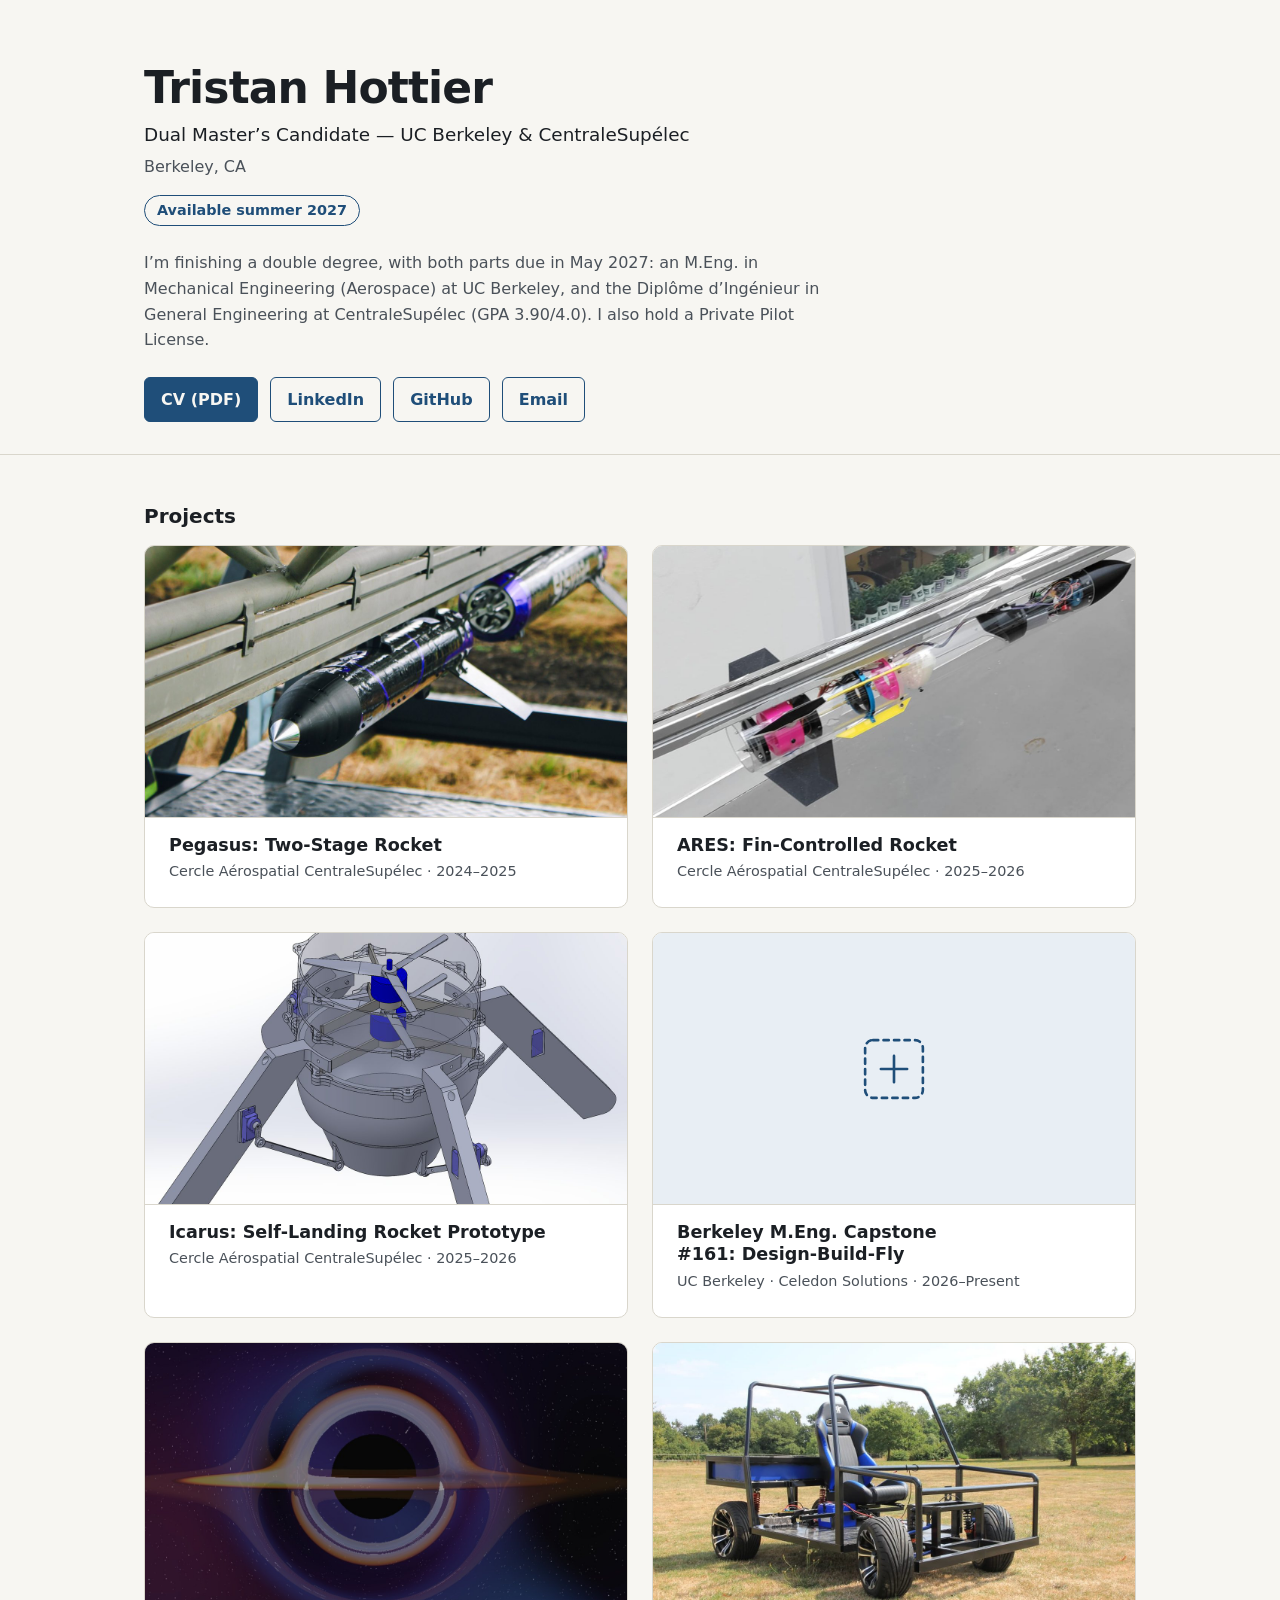
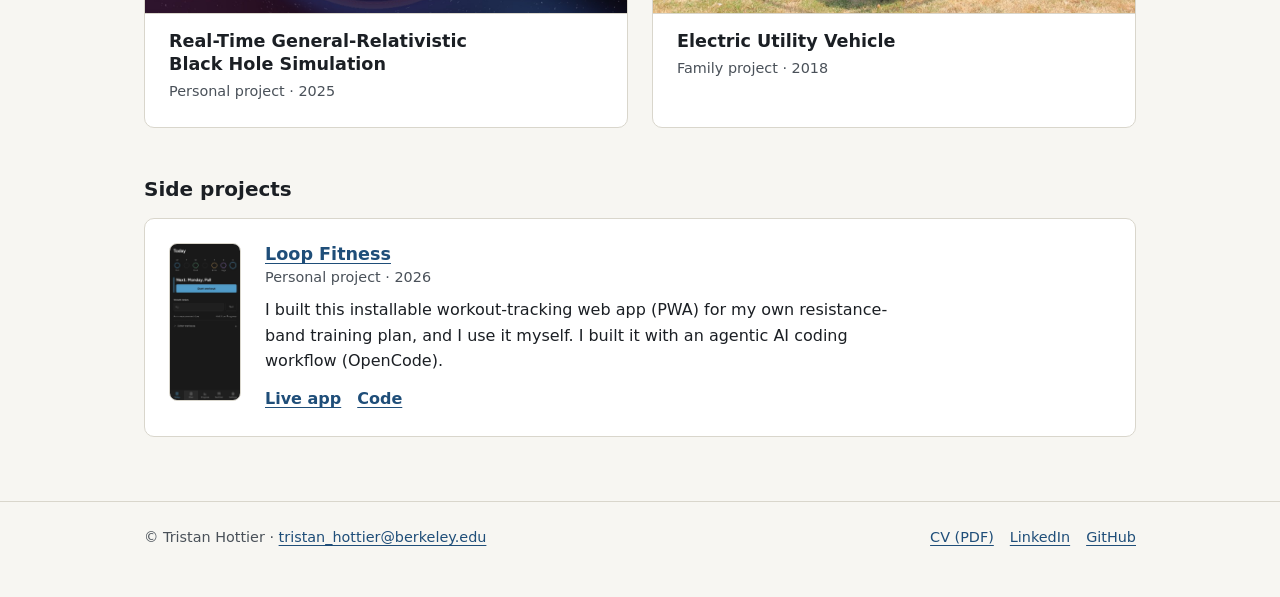
<file: index.html>
<!DOCTYPE html>
<html lang="en">
<head>
<meta charset="utf-8">
<meta name="viewport" content="width=device-width,initial-scale=1">
<title>Tristan Hottier | Aerospace M.Eng., available summer 2027</title>
<meta name="description" content="Tristan Hottier, dual master’s candidate at UC Berkeley and CentraleSupélec, available summer 2027. Projects in rocketry, GNC and UAV design.">
<meta property="og:type" content="website">
<meta property="og:title" content="Tristan Hottier">
<meta property="og:description" content="Tristan Hottier, dual master’s candidate at UC Berkeley and CentraleSupélec, available summer 2027. Projects in rocketry, GNC and UAV design.">
<meta property="og:url" content="https://tristanhottier.github.io/">
<meta property="og:image" content="https://tristanhottier.github.io/assets/two-stage-rocket/cover.jpg">
<meta property="og:image:width" content="1280">
<meta property="og:image:height" content="720">
<meta name="twitter:card" content="summary_large_image">
<link rel="canonical" href="https://tristanhottier.github.io/">
<meta name="color-scheme" content="light dark">
<link rel="icon" href="data:image/svg+xml,%3Csvg xmlns='http://www.w3.org/2000/svg' viewBox='0 0 32 32'%3E%3Crect width='32' height='32' rx='6' fill='%231f4e79'/%3E%3Ctext x='16' y='22' font-family='sans-serif' font-size='16' font-weight='700' text-anchor='middle' fill='white'%3ETH%3C/text%3E%3C/svg%3E">
<link rel="stylesheet" href="style.css">
</head>
<body>
<a class="skip" href="#projects">Skip to projects</a>
<header class="intro">
  <div class="wrap">
    <h1>Tristan Hottier</h1>
    <p class="title">Dual Master’s Candidate — UC Berkeley &amp; CentraleSupélec</p>
    <p class="meta">Berkeley, CA</p>
    <p class="avail">Available summer 2027</p>
    <p class="edu">I’m finishing a double degree, with both parts due in May 2027: an M.Eng. in Mechanical Engineering (Aerospace) at UC Berkeley, and the Diplôme d’Ingénieur in General Engineering at CentraleSupélec (GPA 3.90/4.0). I also hold a Private Pilot License.</p>
    <ul class="links" aria-label="Links">
      <li><a class="btn primary" href="Tristan_Hottier_Resume.pdf">CV (PDF)</a></li>
      <li><a class="btn" href="https://www.linkedin.com/in/tristan-hottier">LinkedIn</a></li>
      <li><a class="btn" href="https://github.com/TristanHottier">GitHub</a></li>
      <li><a class="btn" href="mailto:tristan_hottier@berkeley.edu">Email</a></li>
    </ul>
  </div>
</header>
<main class="wrap" id="projects">
  <h2>Projects</h2>
  <ul class="grid">
    <li class="card">
      <a class="card-link" href="projects/two-stage-rocket.html">
        <div class="media"><img src="assets/two-stage-rocket/cover.jpg" alt="Two black and purple rocket body sections lying along a metal launch rail, seen from below" width="1280" height="720" loading="lazy" decoding="async"></div>
        <div class="body">
          <h3>Pegasus: Two-Stage Rocket</h3>
          <p class="date">Cercle Aérospatial CentraleSupélec · <span class="nw">2024–2025</span></p>
        </div>
      </a>
    </li>
    <li class="card">
      <a class="card-link" href="projects/fin-controlled-rocket.html">
        <div class="media"><img src="assets/fin-controlled-rocket/cover.jpg" alt="The ARES rocket with a clear body tube showing its electronics, on a launch rail" width="1280" height="720" loading="lazy" decoding="async"></div>
        <div class="body">
          <h3>ARES: Fin-Controlled Rocket</h3>
          <p class="date">Cercle Aérospatial CentraleSupélec · <span class="nw">2025–2026</span></p>
        </div>
      </a>
    </li>
    <li class="card">
      <a class="card-link" href="projects/self-landing-rocket.html">
        <div class="media"><img src="assets/self-landing-rocket/cover.jpg" alt="Cutaway CAD view of the base of the rocket prototype" width="1280" height="720" loading="lazy" decoding="async"></div>
        <div class="body">
          <h3>Icarus: Self-Landing Rocket Prototype</h3>
          <p class="date">Cercle Aérospatial CentraleSupélec · <span class="nw">2025–2026</span></p>
        </div>
      </a>
    </li>
    <li class="card">
      <a class="card-link" href="projects/capstone-vtol.html">
        <div class="media"><svg viewBox="0 0 64 64" aria-hidden="true" focusable="false"><rect x="10" y="10" width="44" height="44" rx="6" stroke-dasharray="4 4"/><path d="M32 22v20M22 32h20"/></svg></div>
        <div class="body">
          <h3>Berkeley M.Eng. Capstone #161: Design-Build-Fly</h3>
          <p class="date">UC Berkeley · Celedon Solutions · <span class="nw">2026–Present</span></p>
        </div>
      </a>
    </li>
    <li class="card">
      <a class="card-link" href="projects/black-hole-simulation.html">
        <div class="media"><img src="assets/black-hole-simulation/cover.jpg" alt="Black hole seen nearly edge-on, with the accretion disk lensed into rings above and below the shadow" width="1280" height="720" loading="lazy" decoding="async"></div>
        <div class="body">
          <h3>Real-Time General-Relativistic Black Hole Simulation</h3>
          <p class="date">Personal project · <span class="nw">2025</span></p>
        </div>
      </a>
    </li>
    <li class="card">
      <a class="card-link" href="projects/electric-utility-vehicle.html">
        <div class="media"><img src="assets/electric-utility-vehicle/cover.jpg" alt="Open black steel-tube vehicle frame with a roll cage, bucket seat and flat bed, standing on grass" width="1280" height="720" loading="lazy" decoding="async"></div>
        <div class="body">
          <h3>Electric Utility Vehicle</h3>
          <p class="date">Family project · <span class="nw">2018</span></p>
        </div>
      </a>
    </li>
  </ul>
  <section aria-labelledby="side-h">
    <h2 id="side-h">Side projects</h2>
    <div class="side">
      <img src="assets/loop-fitness/today.jpg" alt="Phone screenshot of the Loop Fitness Today screen" width="600" height="1333" loading="lazy" decoding="async">
      <div>
        <h3><a href="projects/loop-fitness.html">Loop Fitness</a></h3>
        <p class="date">Personal project · <span class="nw">2026</span></p>
        <p>I built this installable workout-tracking web app (PWA) for my own resistance-band training plan, and I use it myself. I built it with an agentic AI coding workflow (OpenCode).</p>
        <ul class="side-links">
          <li><a href="https://loop-fitness.pages.dev/">Live app</a></li>
          <li><a href="https://github.com/TristanHottier/loop-fitness">Code</a></li>
        </ul>
      </div>
    </div>
  </section>
</main>
<footer>
  <div class="wrap">
    <span>© Tristan Hottier · <a href="mailto:tristan_hottier@berkeley.edu">tristan_hottier@berkeley.edu</a></span>
    <ul>
      <li><a href="Tristan_Hottier_Resume.pdf">CV (PDF)</a></li>
      <li><a href="https://www.linkedin.com/in/tristan-hottier">LinkedIn</a></li>
      <li><a href="https://github.com/TristanHottier">GitHub</a></li>
    </ul>
  </div>
</footer>
</body>
</html>
</file>
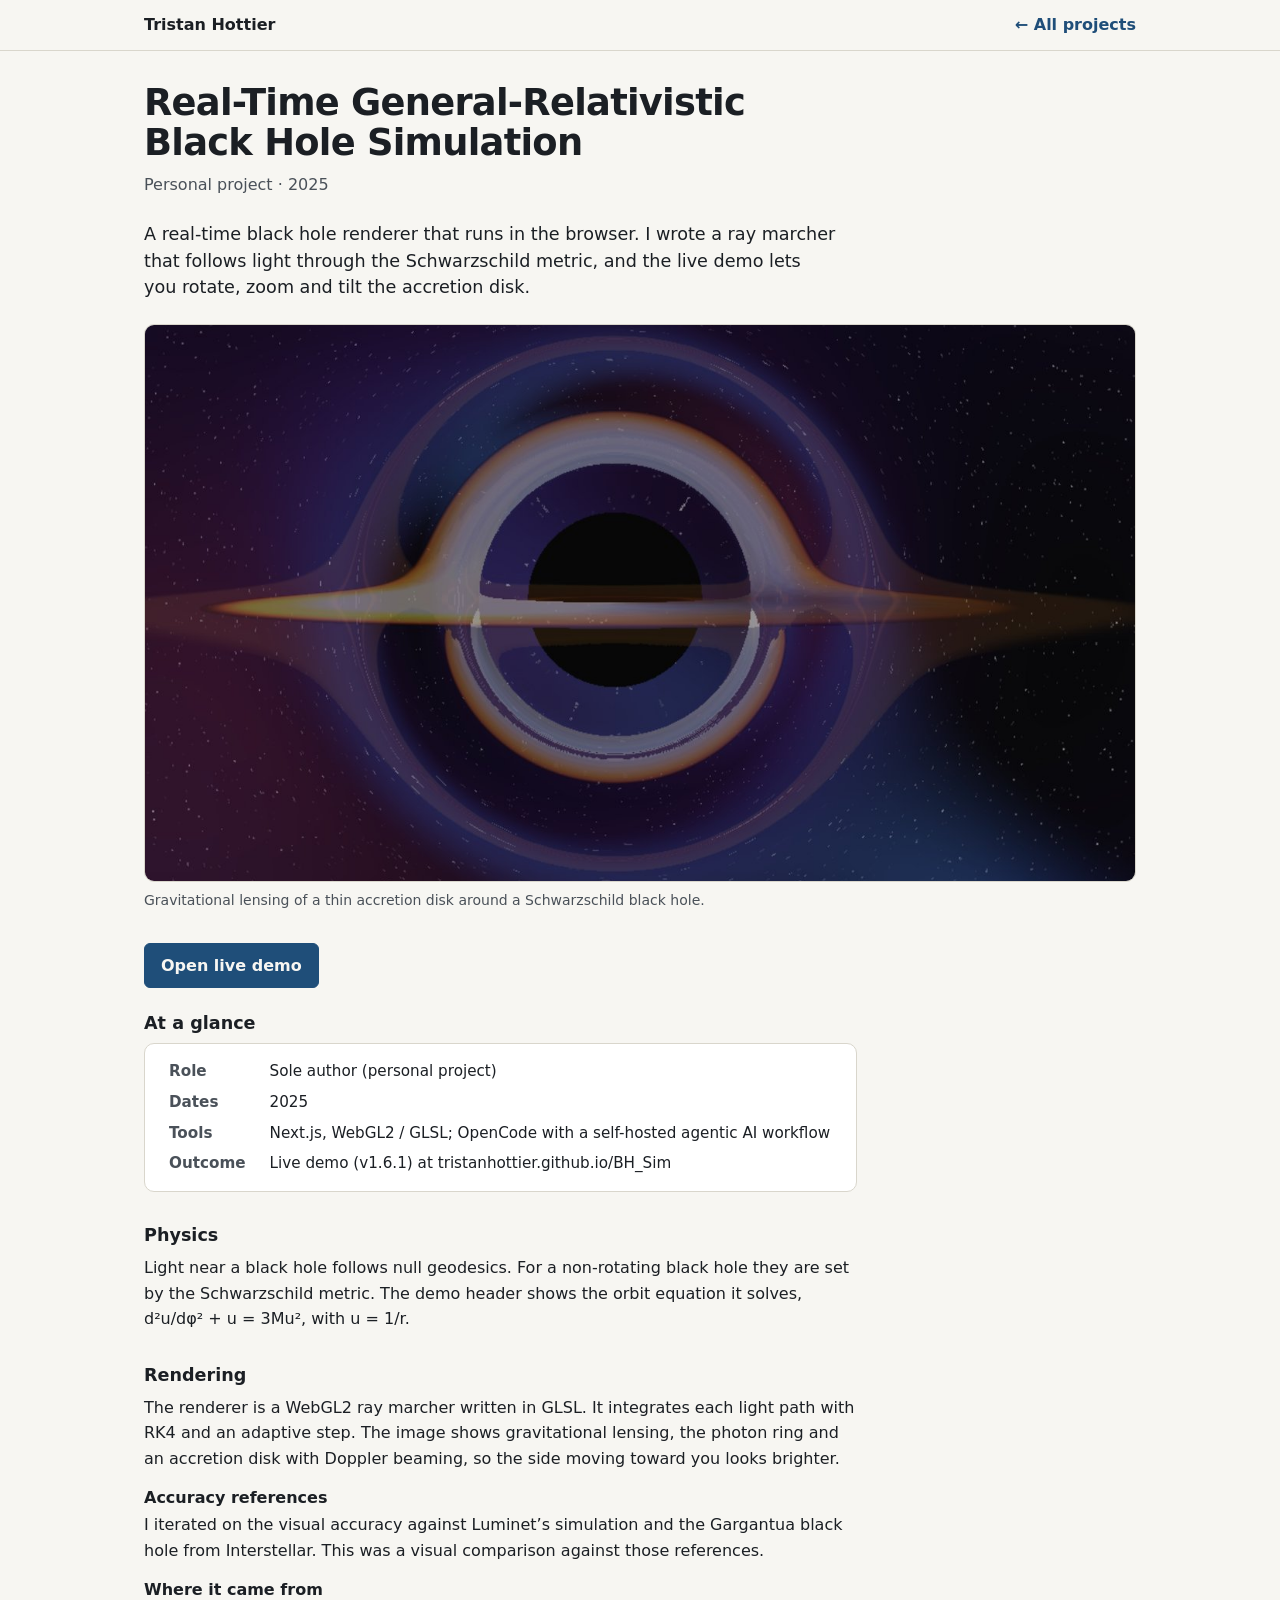
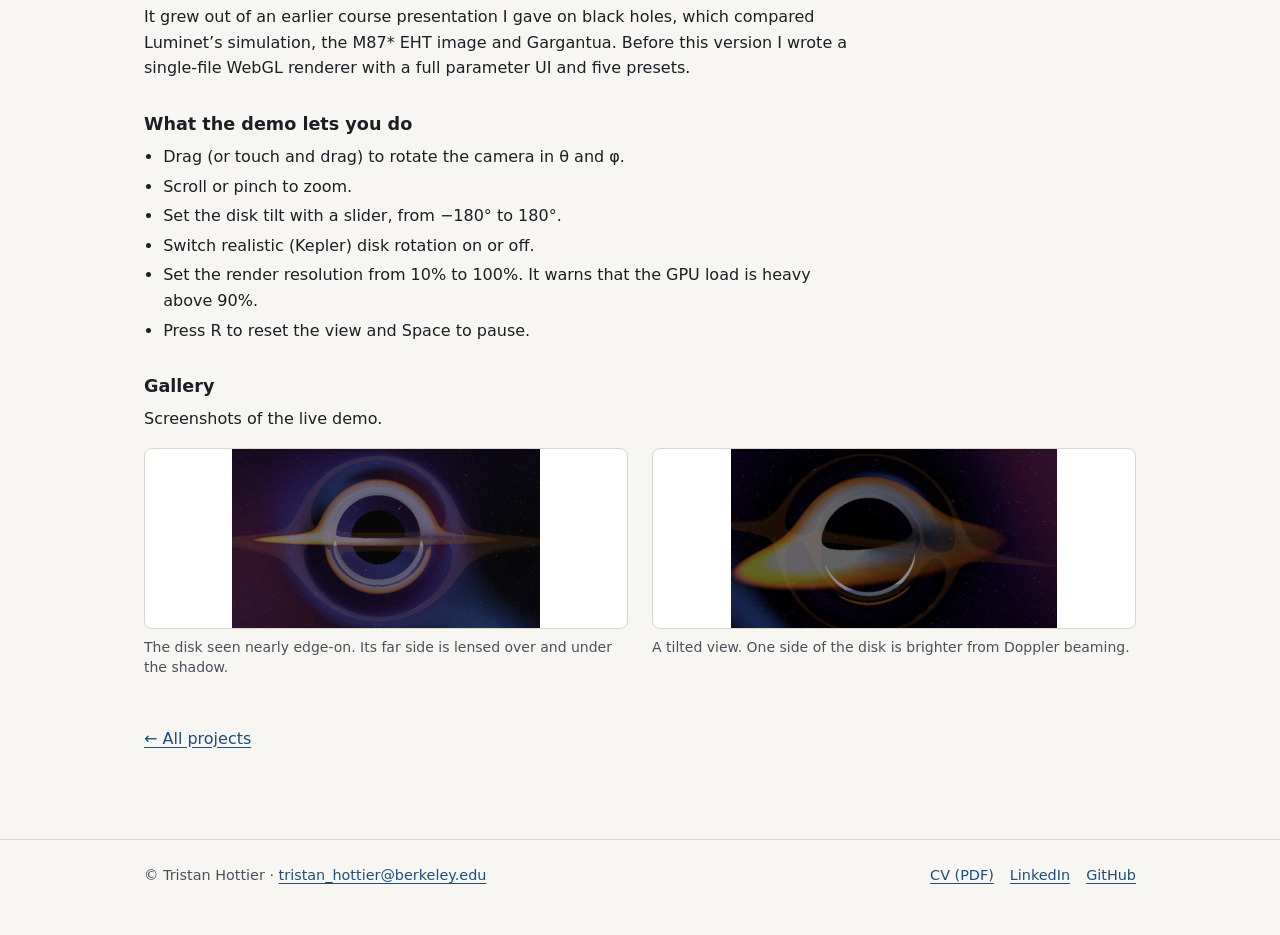
<file: projects/black-hole-simulation.html>
<!DOCTYPE html>
<html lang="en">
<head>
<meta charset="utf-8">
<meta name="viewport" content="width=device-width,initial-scale=1">
<title>Real-Time General-Relativistic Black Hole Simulation | Tristan Hottier</title>
<meta name="description" content="A real-time WebGL2/GLSL ray marcher I wrote. It integrates null geodesics in the Schwarzschild metric and renders the photon ring, gravitational lensing and a Doppler-beamed accretion disk. Try the live demo.">
<link rel="canonical" href="https://tristanhottier.github.io/projects/black-hole-simulation.html">
<meta property="og:type" content="article">
<meta property="og:title" content="Real-Time General-Relativistic Black Hole Simulation">
<meta property="og:description" content="A real-time WebGL2/GLSL ray marcher I wrote. It integrates null geodesics in the Schwarzschild metric and renders the photon ring, gravitational lensing and a Doppler-beamed accretion disk. Try the live demo.">
<meta property="og:url" content="https://tristanhottier.github.io/projects/black-hole-simulation.html">
<meta property="og:image" content="https://tristanhottier.github.io/assets/black-hole-simulation/cover.jpg">
<meta property="og:image:width" content="1280">
<meta property="og:image:height" content="720">
<meta name="twitter:card" content="summary_large_image">
<meta name="color-scheme" content="light dark">
<link rel="icon" href="data:image/svg+xml,%3Csvg xmlns='http://www.w3.org/2000/svg' viewBox='0 0 32 32'%3E%3Crect width='32' height='32' rx='6' fill='%231f4e79'/%3E%3Ctext x='16' y='22' font-family='sans-serif' font-size='16' font-weight='700' text-anchor='middle' fill='white'%3ETH%3C/text%3E%3C/svg%3E">
<link rel="stylesheet" href="../style.css">
</head>
<body class="detail">
<a class="skip" href="#main">Skip to content</a>
<header class="bar">
  <div class="wrap"><a class="home" href="../index.html">Tristan Hottier</a><a href="../index.html#projects">← All projects</a></div>
</header>
<main class="wrap" id="main">
  <h1>Real-Time General-Relativistic Black Hole Simulation</h1>
  <p class="role">Personal project · 2025</p>
  <p class="lead">A real-time black hole renderer that runs in the browser. I wrote a ray marcher that follows light through the Schwarzschild metric, and the live demo lets you rotate, zoom and tilt the accretion disk.</p>
  <figure class="hero">
    <div class="media"><img src="../assets/black-hole-simulation/cover.jpg" alt="Black hole seen nearly edge-on, with the accretion disk lensed into rings above and below the shadow" width="1280" height="720" fetchpriority="high" decoding="async"></div>
    <figcaption>Gravitational lensing of a thin accretion disk around a Schwarzschild black hole.</figcaption>
  </figure>
  <p class="actions"><a class="btn primary" href="https://tristanhottier.github.io/BH_Sim/">Open live demo</a></p>
  <section class="glance-wrap">
    <h2>At a glance</h2>
    <dl class="glance">
      <dt>Role</dt><dd>Sole author (personal project)</dd>
      <dt>Dates</dt><dd>2025</dd>
      <dt>Tools</dt><dd>Next.js, WebGL2 / GLSL; OpenCode with a self-hosted agentic AI workflow</dd>
      <dt>Outcome</dt><dd>Live demo (v1.6.1) at tristanhottier.github.io/BH_Sim</dd>
    </dl>
  </section>
  <section>
    <h2>Physics</h2>
    <p>Light near a black hole follows null geodesics. For a non-rotating black hole they are set by the Schwarzschild metric. The demo header shows the orbit equation it solves, d²u/dφ² + u = 3Mu², with u = 1/r.</p>
  </section>
  <section>
    <h2>Rendering</h2>
    <p>The renderer is a WebGL2 ray marcher written in GLSL. It integrates each light path with RK4 and an adaptive step. The image shows gravitational lensing, the photon ring and an accretion disk with Doppler beaming, so the side moving toward you looks brighter.</p>
    <h3>Accuracy references</h3>
    <p>I iterated on the visual accuracy against Luminet’s simulation and the Gargantua black hole from Interstellar. This was a visual comparison against those references.</p>
    <h3>Where it came from</h3>
    <p>It grew out of an earlier course presentation I gave on black holes, which compared Luminet’s simulation, the M87* EHT image and Gargantua. Before this version I wrote a single-file WebGL renderer with a full parameter UI and five presets.</p>
  </section>
  <section>
    <h2>What the demo lets you do</h2>
    <ul class="list">
      <li>Drag (or touch and drag) to rotate the camera in θ and φ.</li>
      <li>Scroll or pinch to zoom.</li>
      <li>Set the disk tilt with a slider, from −180° to 180°.</li>
      <li>Switch realistic (Kepler) disk rotation on or off.</li>
      <li>Set the render resolution from 10% to 100%. It warns that the GPU load is heavy above 90%.</li>
      <li>Press R to reset the view and Space to pause.</li>
    </ul>
  </section>
  <section class="prose" aria-labelledby="gal">
    <h2 id="gal">Gallery</h2>
    <p>Screenshots of the live demo.</p>
  </section>
  <div class="gallery">
      <figure class="wide">
        <a href="../assets/black-hole-simulation/edge-on.jpg"><img src="../assets/black-hole-simulation/edge-on.jpg" alt="Black hole seen nearly edge-on: the accretion disk crosses in front of the shadow and its far side is lensed into rings above and below" width="1600" height="935" loading="lazy" decoding="async"></a>
        <figcaption>The disk seen nearly edge-on. Its far side is lensed over and under the shadow.</figcaption>
      </figure>
      <figure class="wide">
        <a href="../assets/black-hole-simulation/tilted.jpg"><img src="../assets/black-hole-simulation/tilted.jpg" alt="Tilted accretion disk around a black hole shadow, brighter on one side from Doppler beaming, with a thin photon ring" width="1600" height="883" loading="lazy" decoding="async"></a>
        <figcaption>A tilted view. One side of the disk is brighter from Doppler beaming.</figcaption>
      </figure>
  </div>
  <p class="back"><a href="../index.html#projects">← All projects</a></p>
</main>
<footer>
  <div class="wrap">
    <span>© Tristan Hottier · <a href="mailto:tristan_hottier@berkeley.edu">tristan_hottier@berkeley.edu</a></span>
    <ul>
      <li><a href="../Tristan_Hottier_Resume.pdf">CV (PDF)</a></li>
      <li><a href="https://www.linkedin.com/in/tristan-hottier">LinkedIn</a></li>
      <li><a href="https://github.com/TristanHottier">GitHub</a></li>
    </ul>
  </div>
</footer>
</body>
</html>
</file>
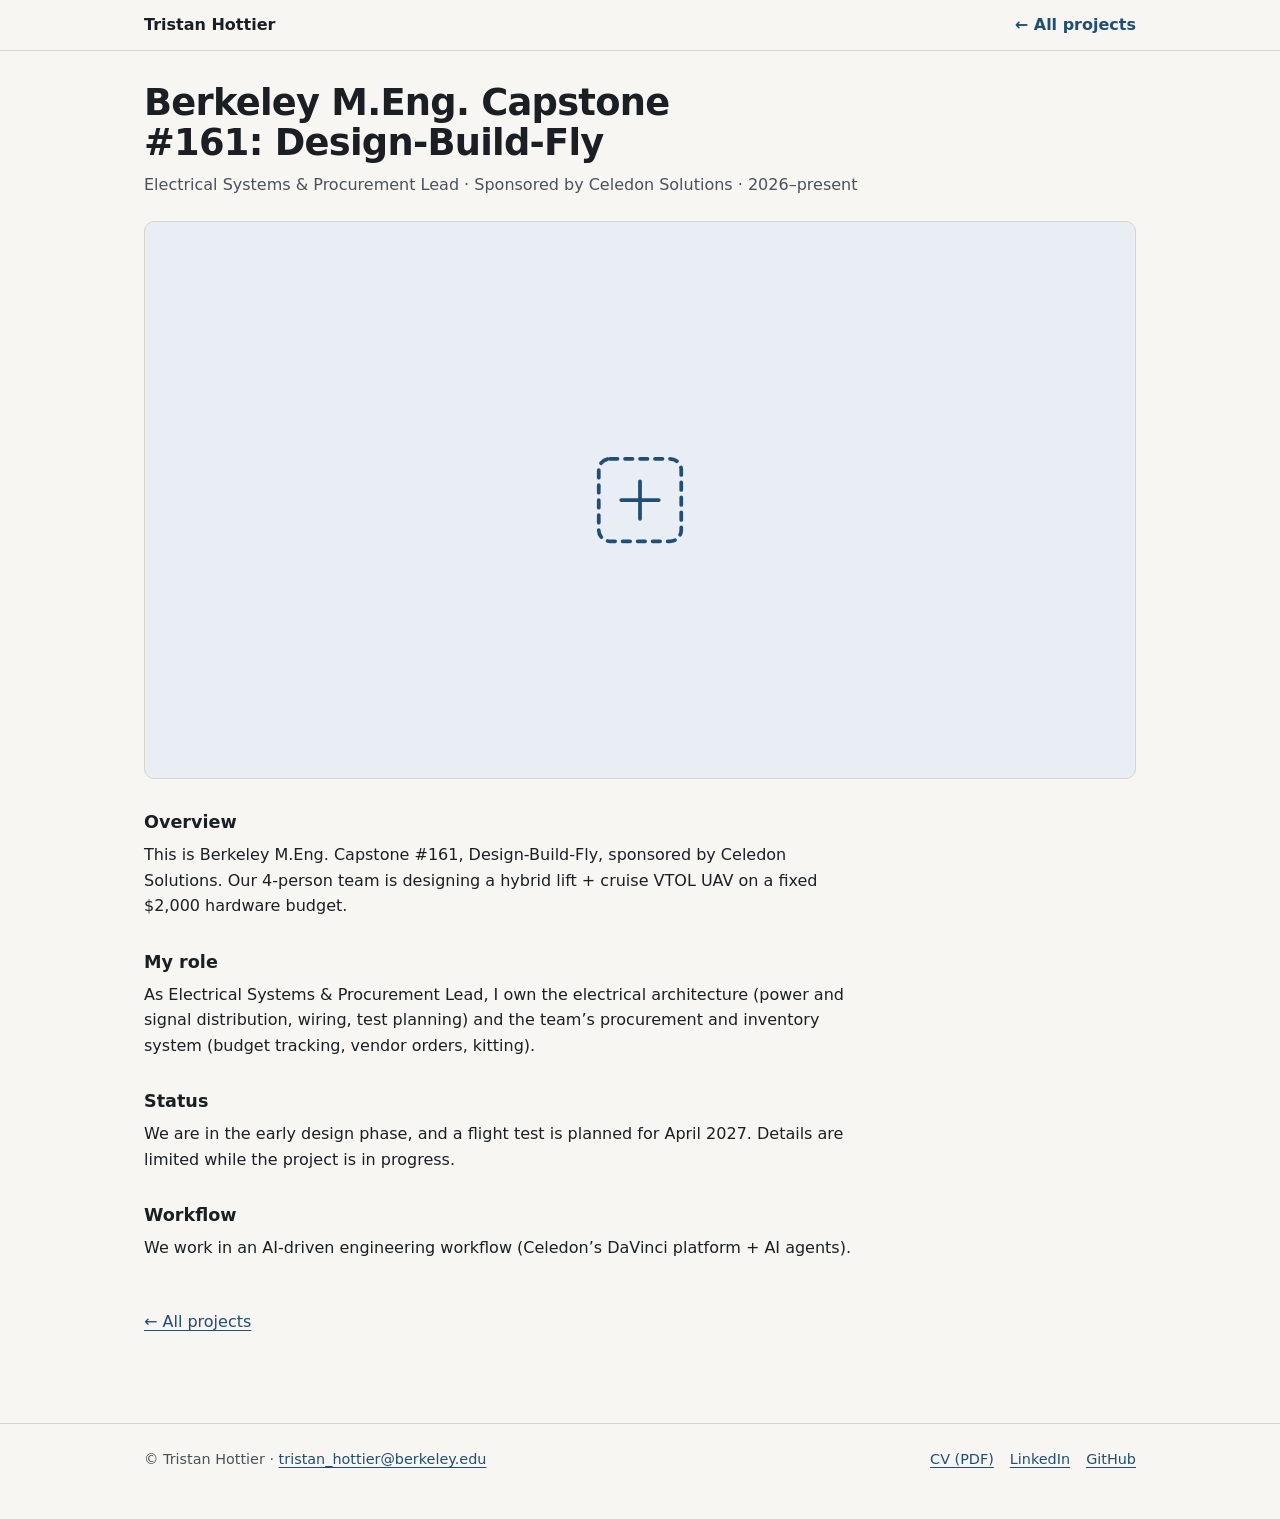
<file: projects/capstone-vtol.html>
<!DOCTYPE html>
<html lang="en">
<head>
<meta charset="utf-8">
<meta name="viewport" content="width=device-width,initial-scale=1">
<title>Berkeley M.Eng. Capstone #161: Design-Build-Fly | Tristan Hottier</title>
<meta name="description" content="Our 4-person team in Berkeley M.Eng. Capstone #161, Design-Build-Fly, is designing a hybrid lift + cruise VTOL UAV on a fixed $2,000 hardware budget. The project is in its early design phase.">
<link rel="canonical" href="https://tristanhottier.github.io/projects/capstone-vtol.html">
<meta property="og:type" content="article">
<meta property="og:title" content="Berkeley M.Eng. Capstone #161: Design-Build-Fly">
<meta property="og:description" content="Our 4-person team in Berkeley M.Eng. Capstone #161, Design-Build-Fly, is designing a hybrid lift + cruise VTOL UAV on a fixed $2,000 hardware budget. The project is in its early design phase.">
<meta property="og:url" content="https://tristanhottier.github.io/projects/capstone-vtol.html">
<meta name="color-scheme" content="light dark">
<link rel="icon" href="data:image/svg+xml,%3Csvg xmlns='http://www.w3.org/2000/svg' viewBox='0 0 32 32'%3E%3Crect width='32' height='32' rx='6' fill='%231f4e79'/%3E%3Ctext x='16' y='22' font-family='sans-serif' font-size='16' font-weight='700' text-anchor='middle' fill='white'%3ETH%3C/text%3E%3C/svg%3E">
<link rel="stylesheet" href="../style.css">
</head>
<body class="detail">
<a class="skip" href="#main">Skip to content</a>
<header class="bar">
  <div class="wrap"><a class="home" href="../index.html">Tristan Hottier</a><a href="../index.html#projects">← All projects</a></div>
</header>
<main class="wrap" id="main">
  <h1>Berkeley M.Eng. Capstone #161: Design-Build-Fly</h1>
  <p class="role">Electrical Systems &amp; Procurement Lead · Sponsored by Celedon Solutions · 2026–present</p>
  <figure class="hero">
    <div class="media"><svg viewBox="0 0 64 64" aria-hidden="true" focusable="false"><rect x="10" y="10" width="44" height="44" rx="6" stroke-dasharray="4 4"/><path d="M32 22v20M22 32h20"/></svg></div>
  </figure>
  <section>
    <h2>Overview</h2>
    <p>This is Berkeley M.Eng. Capstone #161, Design-Build-Fly, sponsored by Celedon Solutions. Our 4-person team is designing a hybrid lift + cruise VTOL UAV on a fixed $2,000 hardware budget.</p>
  </section>
  <section>
    <h2>My role</h2>
    <p>As Electrical Systems &amp; Procurement Lead, I own the electrical architecture (power and signal distribution, wiring, test planning) and the team’s procurement and inventory system (budget tracking, vendor orders, kitting).</p>
  </section>
  <section>
    <h2>Status</h2>
    <p>We are in the early design phase, and a flight test is planned for April 2027. Details are limited while the project is in progress.</p>
  </section>
  <section>
    <h2>Workflow</h2>
    <p>We work in an AI-driven engineering workflow (Celedon’s DaVinci platform + AI agents).</p>
  </section>
  <p class="back"><a href="../index.html#projects">← All projects</a></p>
</main>
<footer>
  <div class="wrap">
    <span>© Tristan Hottier · <a href="mailto:tristan_hottier@berkeley.edu">tristan_hottier@berkeley.edu</a></span>
    <ul>
      <li><a href="../Tristan_Hottier_Resume.pdf">CV (PDF)</a></li>
      <li><a href="https://www.linkedin.com/in/tristan-hottier">LinkedIn</a></li>
      <li><a href="https://github.com/TristanHottier">GitHub</a></li>
    </ul>
  </div>
</footer>
</body>
</html>
</file>
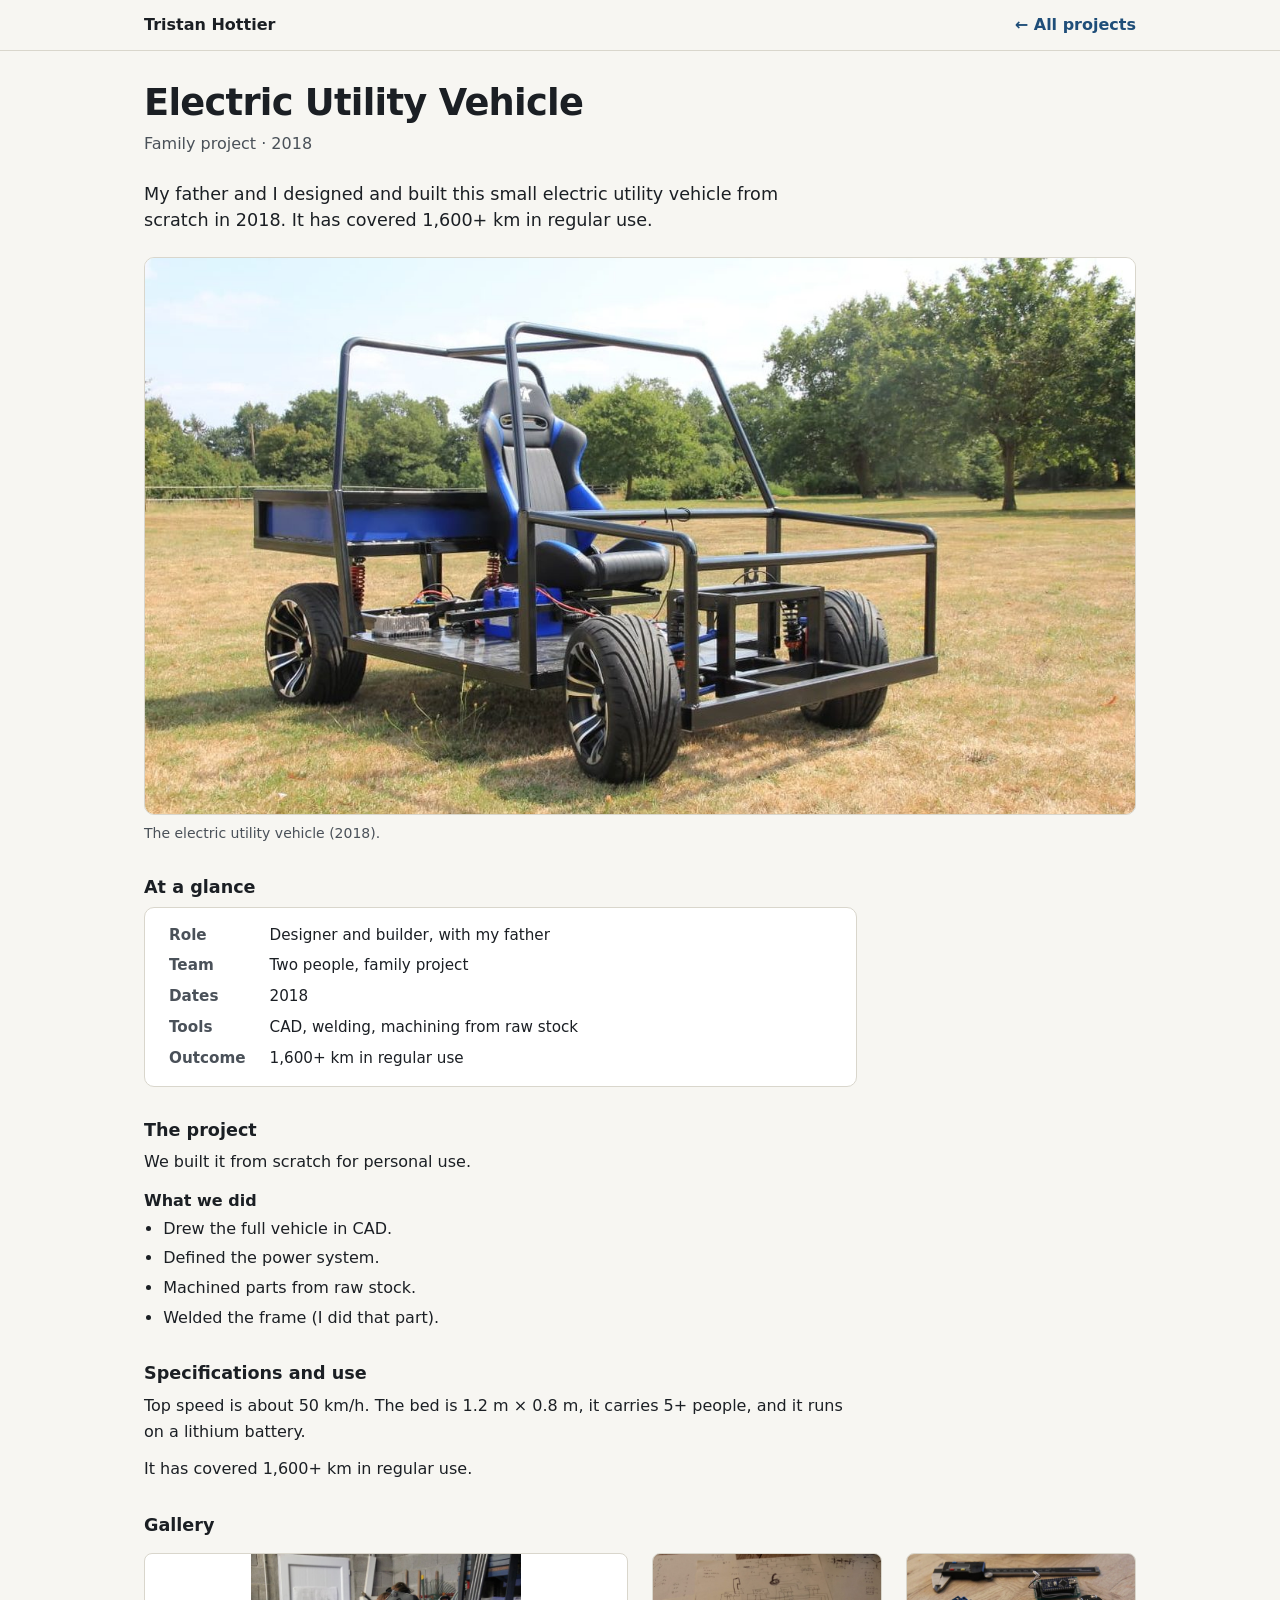
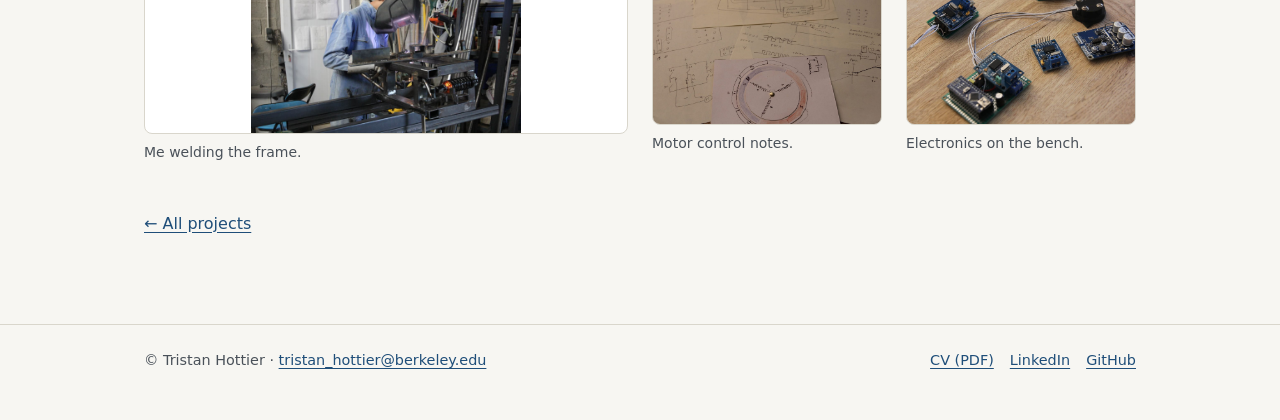
<file: projects/electric-utility-vehicle.html>
<!DOCTYPE html>
<html lang="en">
<head>
<meta charset="utf-8">
<meta name="viewport" content="width=device-width,initial-scale=1">
<title>Electric Utility Vehicle | Tristan Hottier</title>
<meta name="description" content="My father and I designed and built this electric utility vehicle from scratch in 2018, including CAD, the power system and parts machined from raw stock. It has covered 1,600+ km in regular use.">
<link rel="canonical" href="https://tristanhottier.github.io/projects/electric-utility-vehicle.html">
<meta property="og:type" content="article">
<meta property="og:title" content="Electric Utility Vehicle">
<meta property="og:description" content="My father and I designed and built this electric utility vehicle from scratch in 2018, including CAD, the power system and parts machined from raw stock. It has covered 1,600+ km in regular use.">
<meta property="og:url" content="https://tristanhottier.github.io/projects/electric-utility-vehicle.html">
<meta property="og:image" content="https://tristanhottier.github.io/assets/electric-utility-vehicle/cover.jpg">
<meta property="og:image:width" content="1280">
<meta property="og:image:height" content="720">
<meta name="twitter:card" content="summary_large_image">
<meta name="color-scheme" content="light dark">
<link rel="icon" href="data:image/svg+xml,%3Csvg xmlns='http://www.w3.org/2000/svg' viewBox='0 0 32 32'%3E%3Crect width='32' height='32' rx='6' fill='%231f4e79'/%3E%3Ctext x='16' y='22' font-family='sans-serif' font-size='16' font-weight='700' text-anchor='middle' fill='white'%3ETH%3C/text%3E%3C/svg%3E">
<link rel="stylesheet" href="../style.css">
</head>
<body class="detail">
<a class="skip" href="#main">Skip to content</a>
<header class="bar">
  <div class="wrap"><a class="home" href="../index.html">Tristan Hottier</a><a href="../index.html#projects">← All projects</a></div>
</header>
<main class="wrap" id="main">
  <h1>Electric Utility Vehicle</h1>
  <p class="role">Family project · 2018</p>
  <p class="lead">My father and I designed and built this small electric utility vehicle from scratch in 2018. It has covered 1,600+ km in regular use.</p>
  <figure class="hero">
    <div class="media"><img src="../assets/electric-utility-vehicle/cover.jpg" alt="Open black steel-tube vehicle frame with a roll cage, bucket seat and flat bed, standing on grass" width="1280" height="720" fetchpriority="high" decoding="async"></div>
    <figcaption>The electric utility vehicle (2018).</figcaption>
  </figure>
  <section class="glance-wrap">
    <h2>At a glance</h2>
    <dl class="glance">
      <dt>Role</dt><dd>Designer and builder, with my father</dd>
      <dt>Team</dt><dd>Two people, family project</dd>
      <dt>Dates</dt><dd>2018</dd>
      <dt>Tools</dt><dd>CAD, welding, machining from raw stock</dd>
      <dt>Outcome</dt><dd>1,600+ km in regular use</dd>
    </dl>
  </section>
  <section>
    <h2>The project</h2>
    <p>We built it from scratch for personal use.</p>
    <h3>What we did</h3>
    <ul class="list">
      <li>Drew the full vehicle in CAD.</li>
      <li>Defined the power system.</li>
      <li>Machined parts from raw stock.</li>
      <li>Welded the frame (I did that part).</li>
    </ul>
  </section>
  <section>
    <h2>Specifications and use</h2>
    <p>Top speed is about 50 km/h. The bed is 1.2 m × 0.8 m, it carries 5+ people, and it runs on a lithium battery.</p>
    <p>It has covered 1,600+ km in regular use.</p>
  </section>
  <section class="prose" aria-labelledby="gal">
    <h2 id="gal">Gallery</h2>
  </section>
  <div class="gallery">
      <figure class="wide">
        <a href="../assets/electric-utility-vehicle/welding-frame.jpg"><img src="../assets/electric-utility-vehicle/welding-frame.jpg" alt="Me in a welding helmet, welding the steel vehicle frame" width="1296" height="864" loading="lazy" decoding="async"></a>
        <figcaption>Me welding the frame.</figcaption>
      </figure>
      <figure>
        <a href="../assets/electric-utility-vehicle/motor-control-notes.jpg"><img src="../assets/electric-utility-vehicle/motor-control-notes.jpg" alt="Handwritten notes with diagrams and waveforms" width="1600" height="1066" loading="lazy" decoding="async"></a>
        <figcaption>Motor control notes.</figcaption>
      </figure>
      <figure>
        <a href="../assets/electric-utility-vehicle/electronics-boards.jpg"><img src="../assets/electric-utility-vehicle/electronics-boards.jpg" alt="Several circuit boards and a digital caliper on a wooden table" width="1600" height="1066" loading="lazy" decoding="async"></a>
        <figcaption>Electronics on the bench.</figcaption>
      </figure>
  </div>
  <p class="back"><a href="../index.html#projects">← All projects</a></p>
</main>
<footer>
  <div class="wrap">
    <span>© Tristan Hottier · <a href="mailto:tristan_hottier@berkeley.edu">tristan_hottier@berkeley.edu</a></span>
    <ul>
      <li><a href="../Tristan_Hottier_Resume.pdf">CV (PDF)</a></li>
      <li><a href="https://www.linkedin.com/in/tristan-hottier">LinkedIn</a></li>
      <li><a href="https://github.com/TristanHottier">GitHub</a></li>
    </ul>
  </div>
</footer>
</body>
</html>
</file>
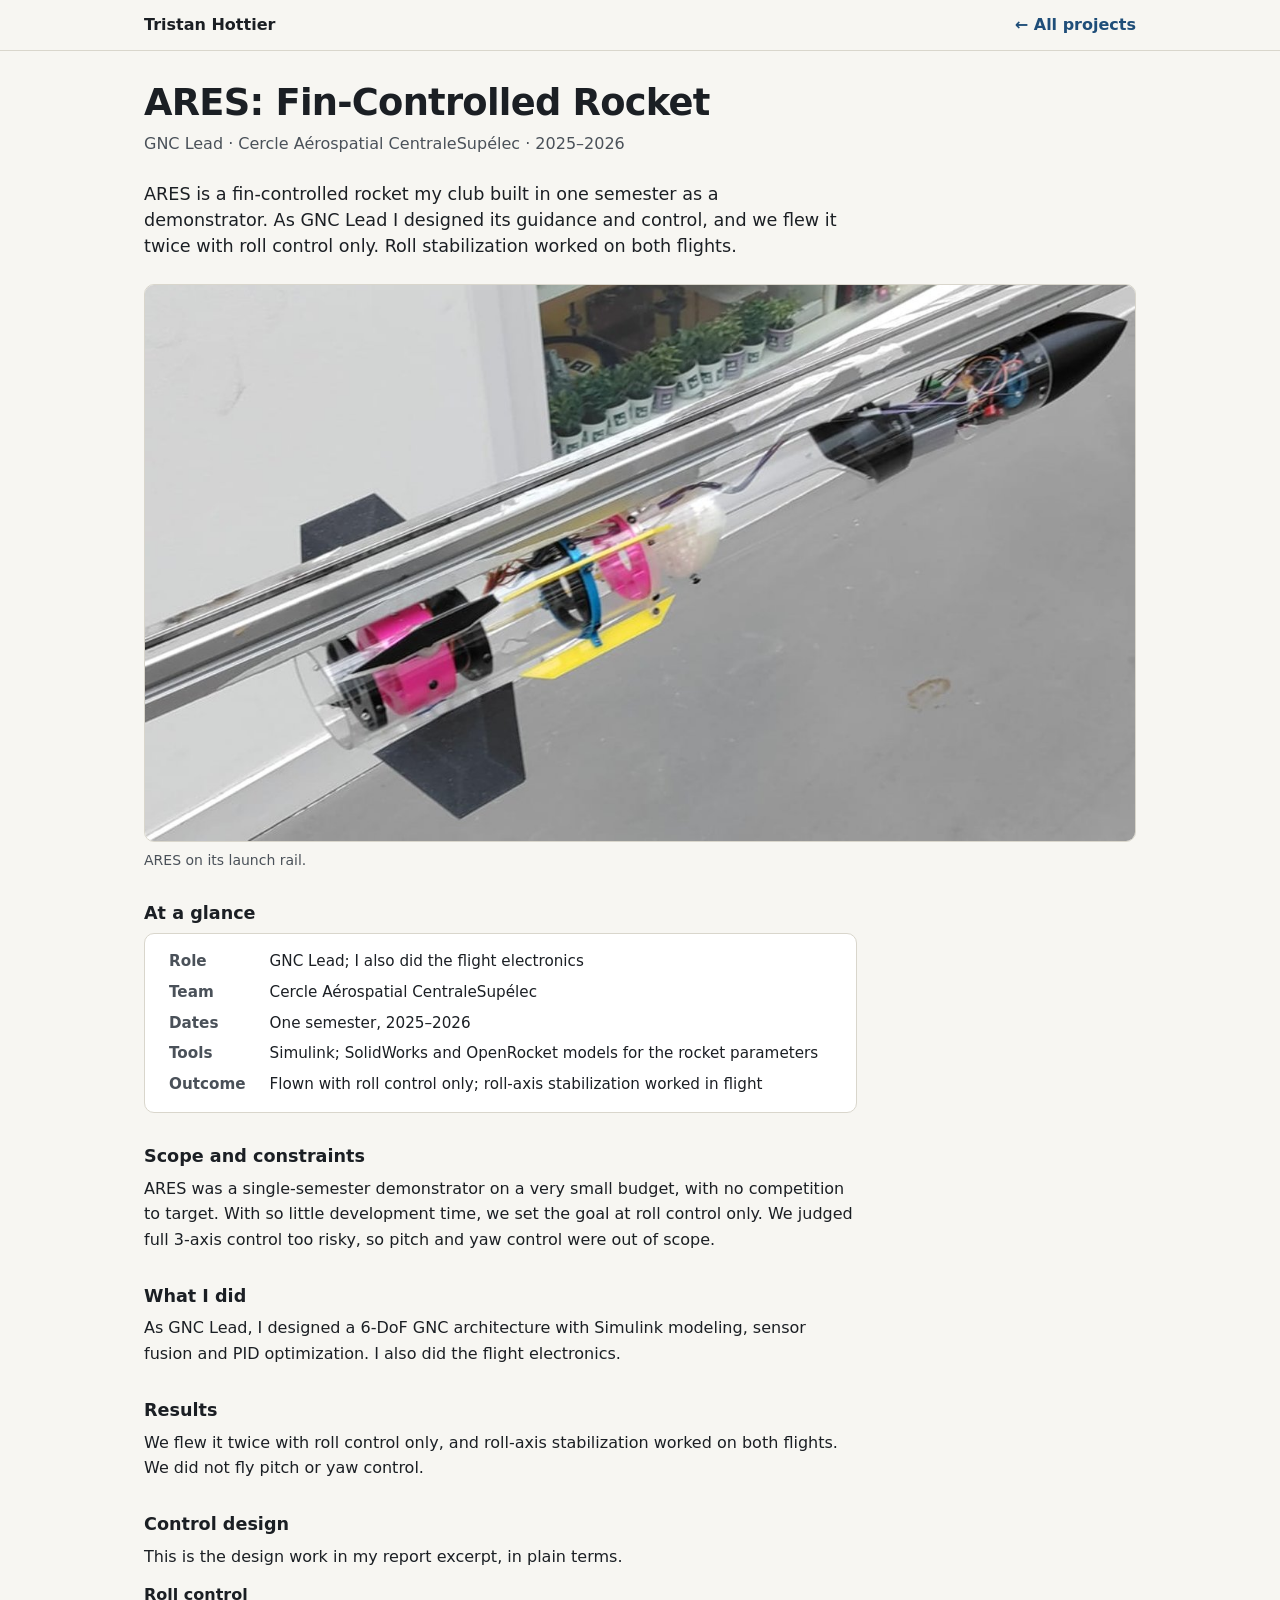
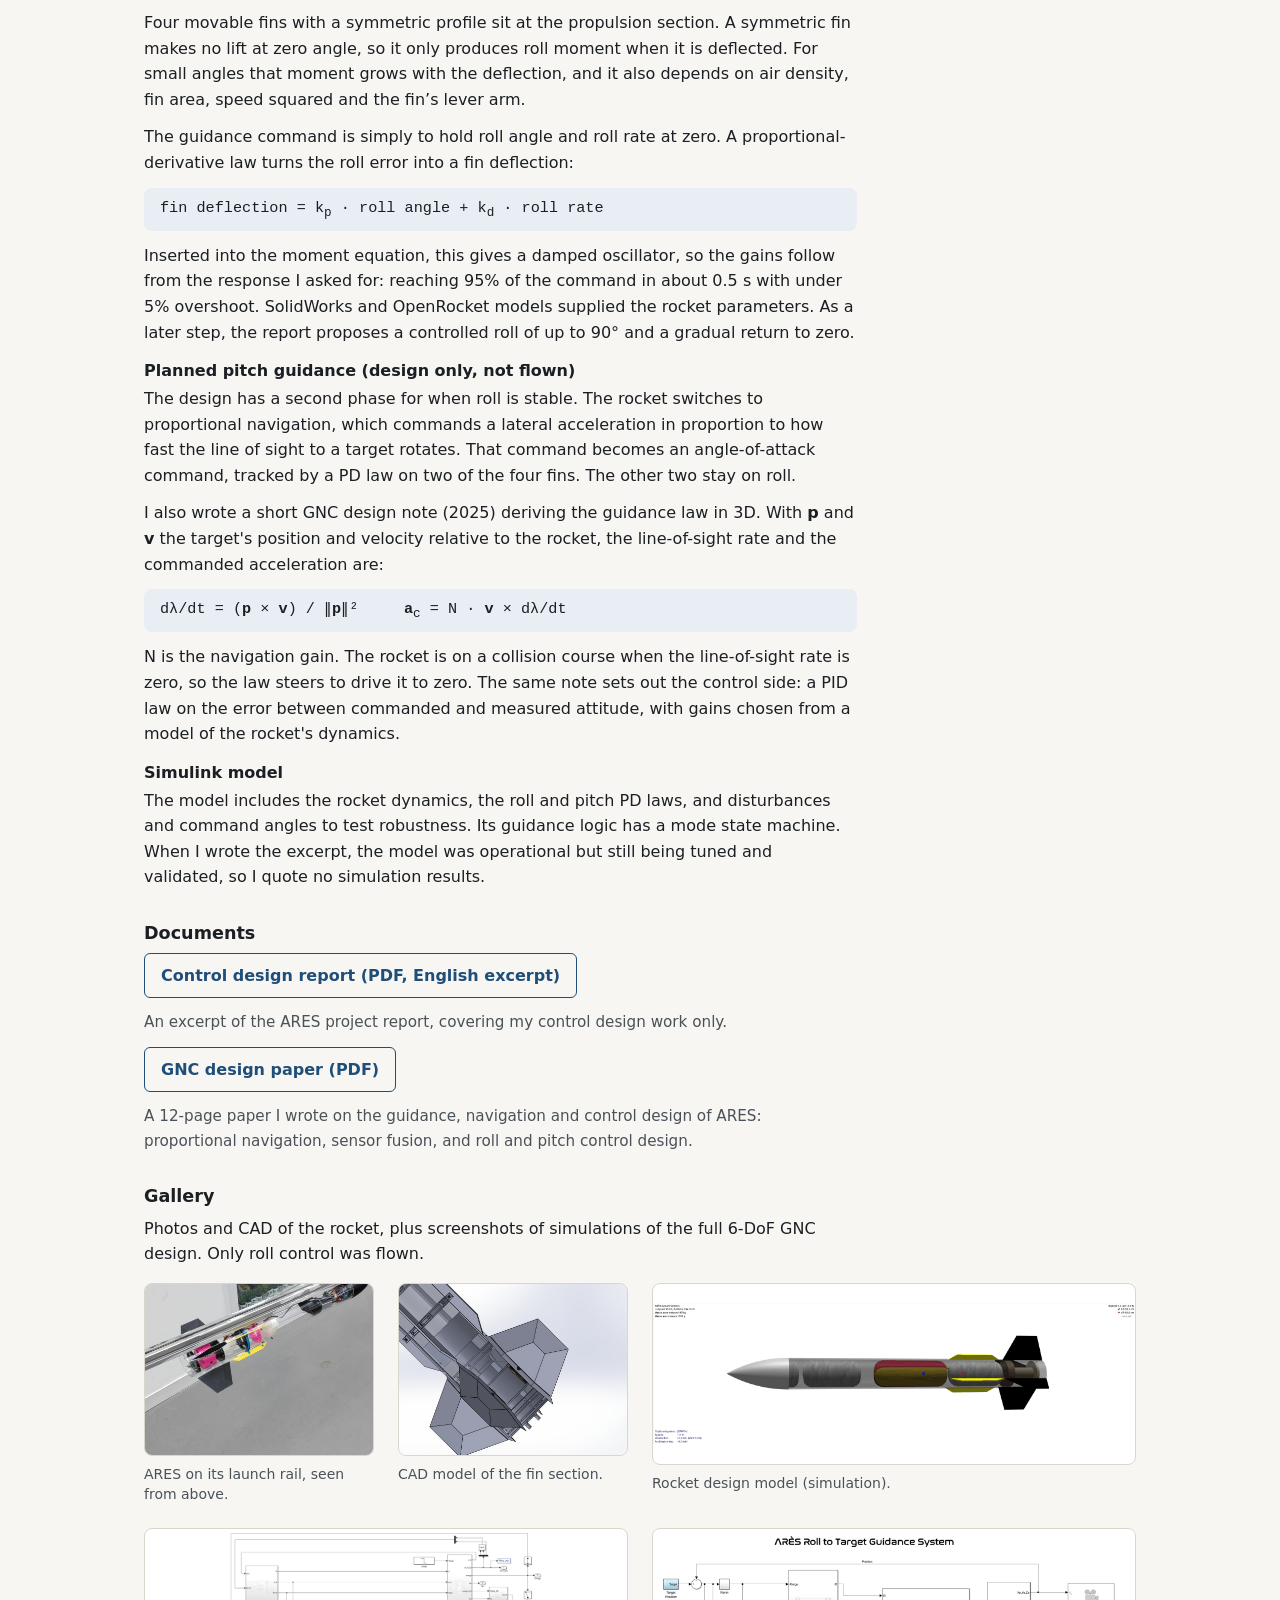
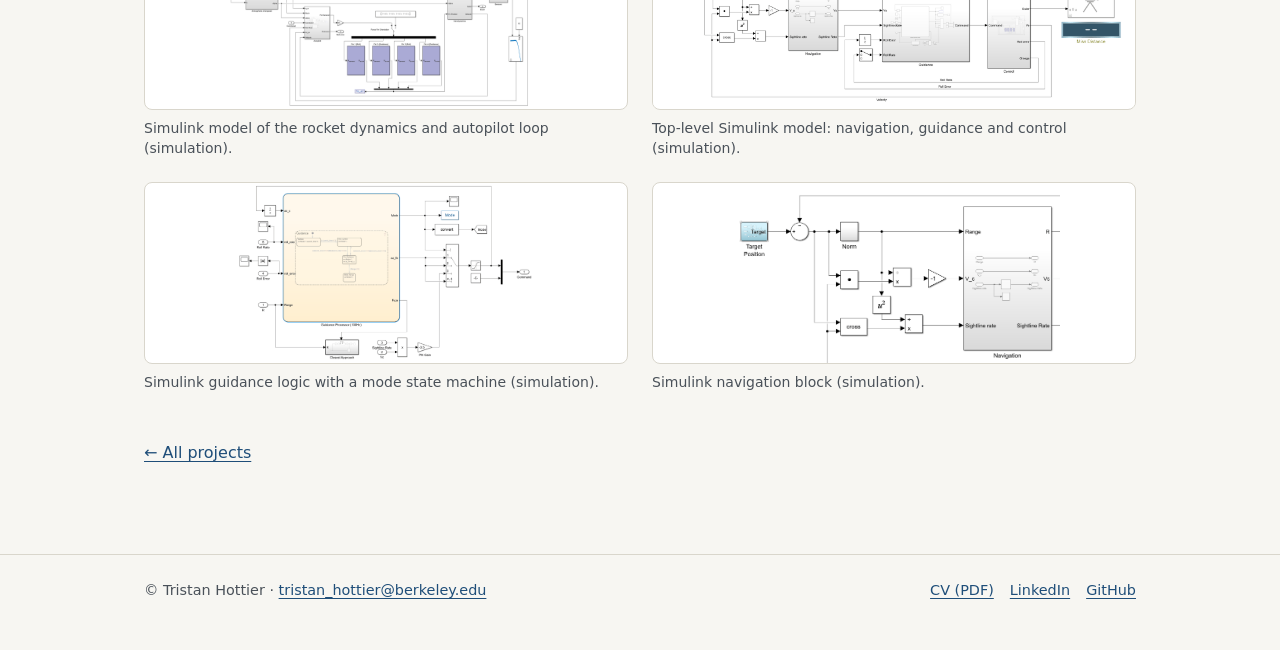
<file: projects/fin-controlled-rocket.html>
<!DOCTYPE html>
<html lang="en">
<head>
<meta charset="utf-8">
<meta name="viewport" content="width=device-width,initial-scale=1">
<title>ARES: Fin-Controlled Rocket | Tristan Hottier</title>
<meta name="description" content="I led GNC for ARES, a fin-controlled rocket, and designed its 6-DoF architecture with Simulink modeling, sensor fusion and PID optimization. We flew it twice with roll control only, and roll stabilization worked on both flights.">
<link rel="canonical" href="https://tristanhottier.github.io/projects/fin-controlled-rocket.html">
<meta property="og:type" content="article">
<meta property="og:title" content="ARES: Fin-Controlled Rocket">
<meta property="og:description" content="I led GNC for ARES, a fin-controlled rocket, and designed its 6-DoF architecture with Simulink modeling, sensor fusion and PID optimization. We flew it twice with roll control only, and roll stabilization worked on both flights.">
<meta property="og:url" content="https://tristanhottier.github.io/projects/fin-controlled-rocket.html">
<meta property="og:image" content="https://tristanhottier.github.io/assets/fin-controlled-rocket/cover.jpg">
<meta property="og:image:width" content="1280">
<meta property="og:image:height" content="720">
<meta name="twitter:card" content="summary_large_image">
<meta name="color-scheme" content="light dark">
<link rel="icon" href="data:image/svg+xml,%3Csvg xmlns='http://www.w3.org/2000/svg' viewBox='0 0 32 32'%3E%3Crect width='32' height='32' rx='6' fill='%231f4e79'/%3E%3Ctext x='16' y='22' font-family='sans-serif' font-size='16' font-weight='700' text-anchor='middle' fill='white'%3ETH%3C/text%3E%3C/svg%3E">
<link rel="stylesheet" href="../style.css">
</head>
<body class="detail">
<a class="skip" href="#main">Skip to content</a>
<header class="bar">
  <div class="wrap"><a class="home" href="../index.html">Tristan Hottier</a><a href="../index.html#projects">← All projects</a></div>
</header>
<main class="wrap" id="main">
  <h1>ARES: Fin-Controlled Rocket</h1>
  <p class="role">GNC Lead · Cercle Aérospatial CentraleSupélec · 2025–2026</p>
  <p class="lead">ARES is a fin-controlled rocket my club built in one semester as a demonstrator. As GNC Lead I designed its guidance and control, and we flew it twice with roll control only. Roll stabilization worked on both flights.</p>
  <figure class="hero">
    <div class="media"><img src="../assets/fin-controlled-rocket/cover.jpg" alt="The ARES rocket with a clear body tube showing its internal electronics and fin actuation, resting on a launch rail" width="1280" height="720" fetchpriority="high" decoding="async"></div>
    <figcaption>ARES on its launch rail.</figcaption>
  </figure>
  <section class="glance-wrap">
    <h2>At a glance</h2>
    <dl class="glance">
      <dt>Role</dt><dd>GNC Lead; I also did the flight electronics</dd>
      <dt>Team</dt><dd>Cercle Aérospatial CentraleSupélec</dd>
      <dt>Dates</dt><dd>One semester, 2025–2026</dd>
      <dt>Tools</dt><dd>Simulink; SolidWorks and OpenRocket models for the rocket parameters</dd>
      <dt>Outcome</dt><dd>Flown with roll control only; roll-axis stabilization worked in flight</dd>
    </dl>
  </section>
  <section>
    <h2>Scope and constraints</h2>
    <p>ARES was a single-semester demonstrator on a very small budget, with no competition to target. With so little development time, we set the goal at roll control only. We judged full 3-axis control too risky, so pitch and yaw control were out of scope.</p>
  </section>
  <section>
    <h2>What I did</h2>
    <p>As GNC Lead, I designed a 6-DoF GNC architecture with Simulink modeling, sensor fusion and PID optimization. I also did the flight electronics.</p>
  </section>
  <section>
    <h2>Results</h2>
    <p>We flew it twice with roll control only, and roll-axis stabilization worked on both flights. We did not fly pitch or yaw control.</p>
  </section>
  <section>
    <h2>Control design</h2>
    <p>This is the design work in my report excerpt, in plain terms.</p>
    <h3>Roll control</h3>
    <p>Four movable fins with a symmetric profile sit at the propulsion section. A symmetric fin makes no lift at zero angle, so it only produces roll moment when it is deflected. For small angles that moment grows with the deflection, and it also depends on air density, fin area, speed squared and the fin’s lever arm.</p>
    <p>The guidance command is simply to hold roll angle and roll rate at zero. A proportional-derivative law turns the roll error into a fin deflection:</p>
    <p class="eq">fin deflection = k<sub>p</sub> · roll angle + k<sub>d</sub> · roll rate</p>
    <p>Inserted into the moment equation, this gives a damped oscillator, so the gains follow from the response I asked for: reaching 95% of the command in about 0.5 s with under 5% overshoot. SolidWorks and OpenRocket models supplied the rocket parameters. As a later step, the report proposes a controlled roll of up to 90° and a gradual return to zero.</p>
    <h3>Planned pitch guidance (design only, not flown)</h3>
    <p>The design has a second phase for when roll is stable. The rocket switches to proportional navigation, which commands a lateral acceleration in proportion to how fast the line of sight to a target rotates. That command becomes an angle-of-attack command, tracked by a PD law on two of the four fins. The other two stay on roll.</p>
    <p>I also wrote a short GNC design note (2025) deriving the guidance law in 3D. With <b>p</b> and <b>v</b> the target's position and velocity relative to the rocket, the line-of-sight rate and the commanded acceleration are:</p>
    <p class="eq">dλ/dt = (<b>p</b> × <b>v</b>) / ‖<b>p</b>‖² &nbsp;&nbsp;&nbsp; <b>a</b><sub>c</sub> = N · <b>v</b> × dλ/dt</p>
    <p>N is the navigation gain. The rocket is on a collision course when the line-of-sight rate is zero, so the law steers to drive it to zero. The same note sets out the control side: a PID law on the error between commanded and measured attitude, with gains chosen from a model of the rocket's dynamics.</p>
    <h3>Simulink model</h3>
    <p>The model includes the rocket dynamics, the roll and pitch PD laws, and disturbances and command angles to test robustness. Its guidance logic has a mode state machine. When I wrote the excerpt, the model was operational but still being tuned and validated, so I quote no simulation results.</p>
  </section>
  <section>
    <h2>Documents</h2>
    <p><a class="btn" href="../assets/fin-controlled-rocket/ares-gnc-report.pdf">Control design report (PDF, English excerpt)</a></p>
    <p class="note">An excerpt of the ARES project report, covering my control design work only.</p>
    <p><a class="btn" href="../assets/fin-controlled-rocket/gnc-design-paper.pdf">GNC design paper (PDF)</a></p>
    <p class="note">A 12-page paper I wrote on the guidance, navigation and control design of ARES: proportional navigation, sensor fusion, and roll and pitch control design.</p>
  </section>
  <section class="prose" aria-labelledby="gal">
    <h2 id="gal">Gallery</h2>
    <p>Photos and CAD of the rocket, plus screenshots of simulations of the full 6-DoF GNC design. Only roll control was flown.</p>
  </section>
  <div class="gallery">
      <figure>
        <a href="../assets/fin-controlled-rocket/rocket-on-rail.jpg"><img src="../assets/fin-controlled-rocket/rocket-on-rail.jpg" alt="The ARES rocket on a launch rail, seen from above, with its electronics and fin mechanism visible through the clear body tube" width="900" height="1600" loading="lazy" decoding="async"></a>
        <figcaption>ARES on its launch rail, seen from above.</figcaption>
      </figure>
      <figure>
        <a href="../assets/fin-controlled-rocket/cad-fin-section.jpg"><img src="../assets/fin-controlled-rocket/cad-fin-section.jpg" alt="CAD model of the rocket's aft section with four fins and internal structure" width="902" height="742" loading="lazy" decoding="async"></a>
        <figcaption>CAD model of the fin section.</figcaption>
      </figure>
      <figure class="wide">
        <a href="../assets/fin-controlled-rocket/rocket-model.png"><img src="../assets/fin-controlled-rocket/rocket-model.png" alt="Cutaway 3D model of a rocket with French-language data labels" width="1600" height="468" loading="lazy" decoding="async"></a>
        <figcaption>Rocket design model (simulation).</figcaption>
      </figure>
      <figure class="wide">
        <a href="../assets/fin-controlled-rocket/simulink-6dof-loop.png"><img src="../assets/fin-controlled-rocket/simulink-6dof-loop.png" alt="Simulink block diagram with atmosphere, aerodynamics, sensors, autopilot and four fin actuator blocks" width="1600" height="917" loading="lazy" decoding="async"></a>
        <figcaption>Simulink model of the rocket dynamics and autopilot loop (simulation).</figcaption>
      </figure>
      <figure class="wide">
        <a href="../assets/fin-controlled-rocket/simulink-top-level.png"><img src="../assets/fin-controlled-rocket/simulink-top-level.png" alt="Simulink block diagram of the top-level guidance system with navigation, guidance and control blocks" width="1600" height="588" loading="lazy" decoding="async"></a>
        <figcaption>Top-level Simulink model: navigation, guidance and control (simulation).</figcaption>
      </figure>
      <figure class="wide">
        <a href="../assets/fin-controlled-rocket/simulink-guidance-logic.png"><img src="../assets/fin-controlled-rocket/simulink-guidance-logic.png" alt="Simulink diagram with a state machine and guidance logic blocks" width="1600" height="945" loading="lazy" decoding="async"></a>
        <figcaption>Simulink guidance logic with a mode state machine (simulation).</figcaption>
      </figure>
      <figure class="wide">
        <a href="../assets/fin-controlled-rocket/simulink-navigation.png"><img src="../assets/fin-controlled-rocket/simulink-navigation.png" alt="Simulink block diagram of a navigation computation" width="1600" height="866" loading="lazy" decoding="async"></a>
        <figcaption>Simulink navigation block (simulation).</figcaption>
      </figure>
  </div>
  <p class="back"><a href="../index.html#projects">← All projects</a></p>
</main>
<footer>
  <div class="wrap">
    <span>© Tristan Hottier · <a href="mailto:tristan_hottier@berkeley.edu">tristan_hottier@berkeley.edu</a></span>
    <ul>
      <li><a href="../Tristan_Hottier_Resume.pdf">CV (PDF)</a></li>
      <li><a href="https://www.linkedin.com/in/tristan-hottier">LinkedIn</a></li>
      <li><a href="https://github.com/TristanHottier">GitHub</a></li>
    </ul>
  </div>
</footer>
</body>
</html>
</file>
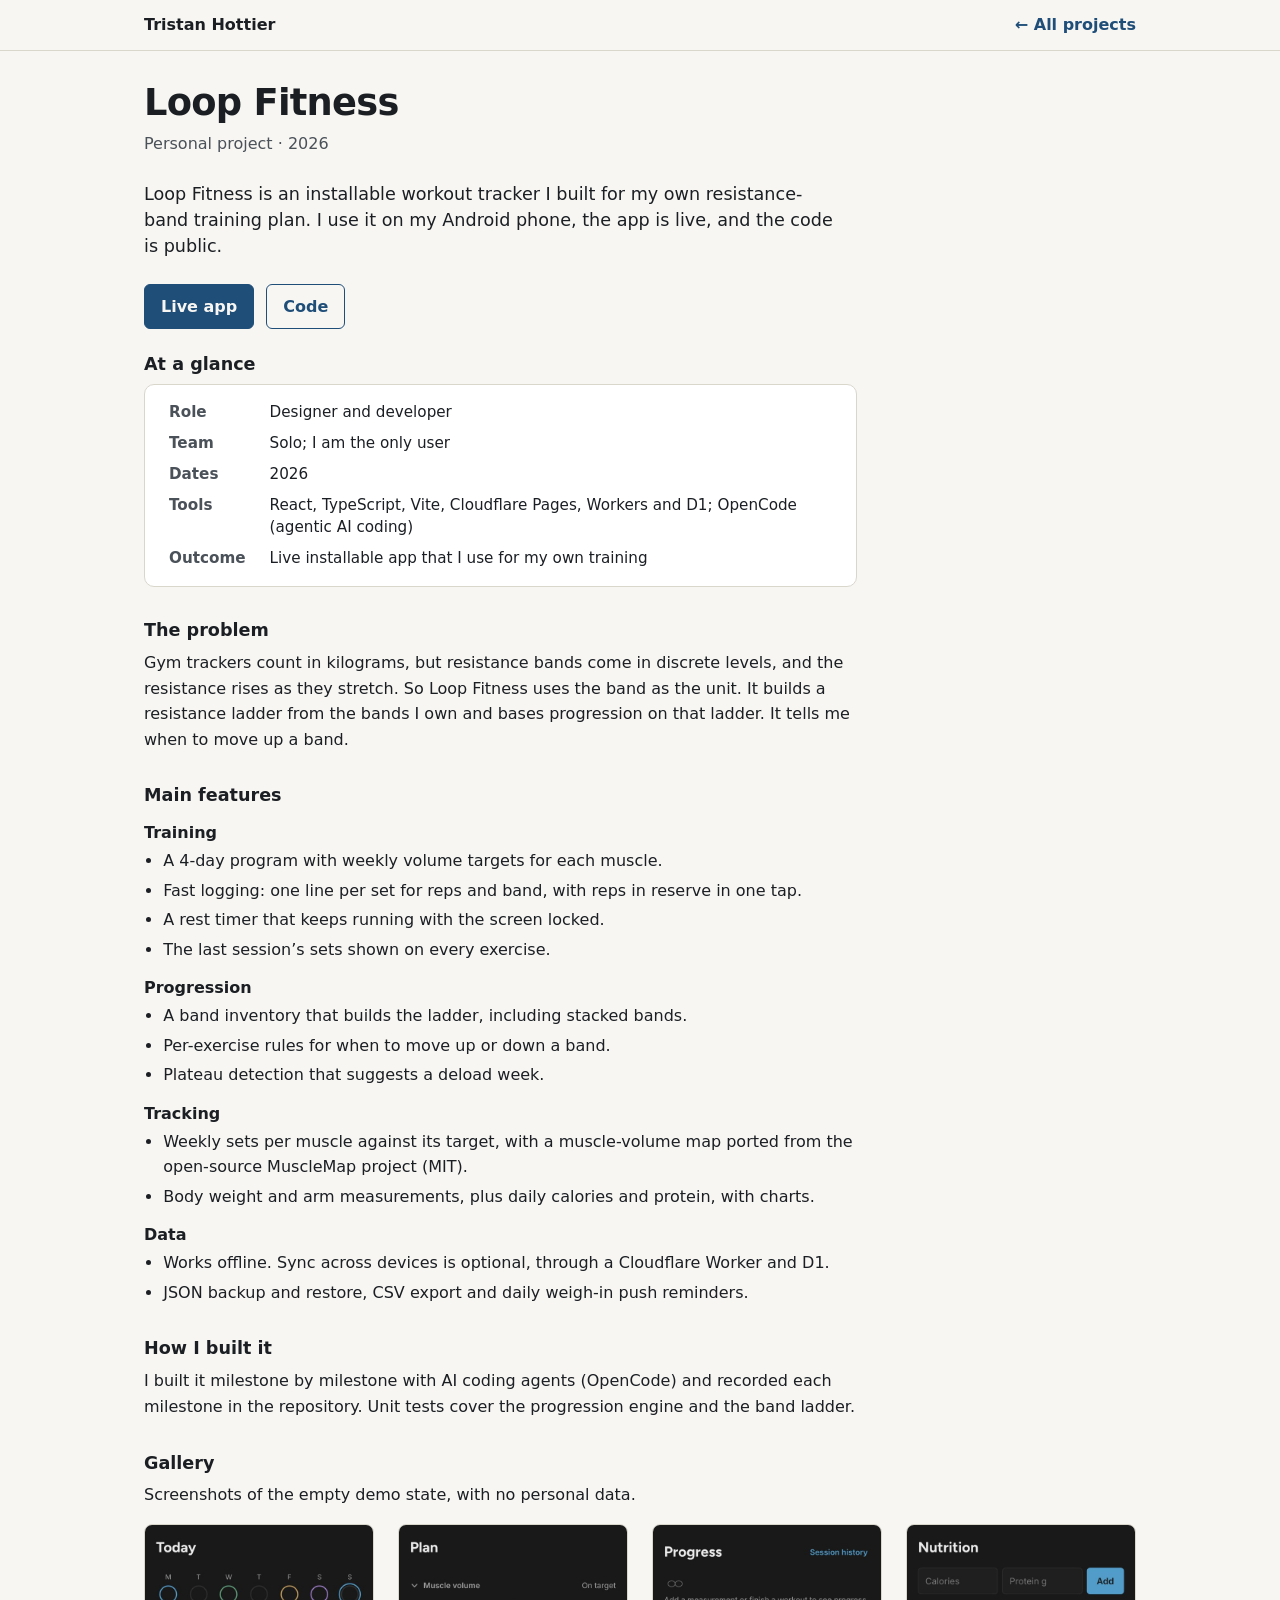
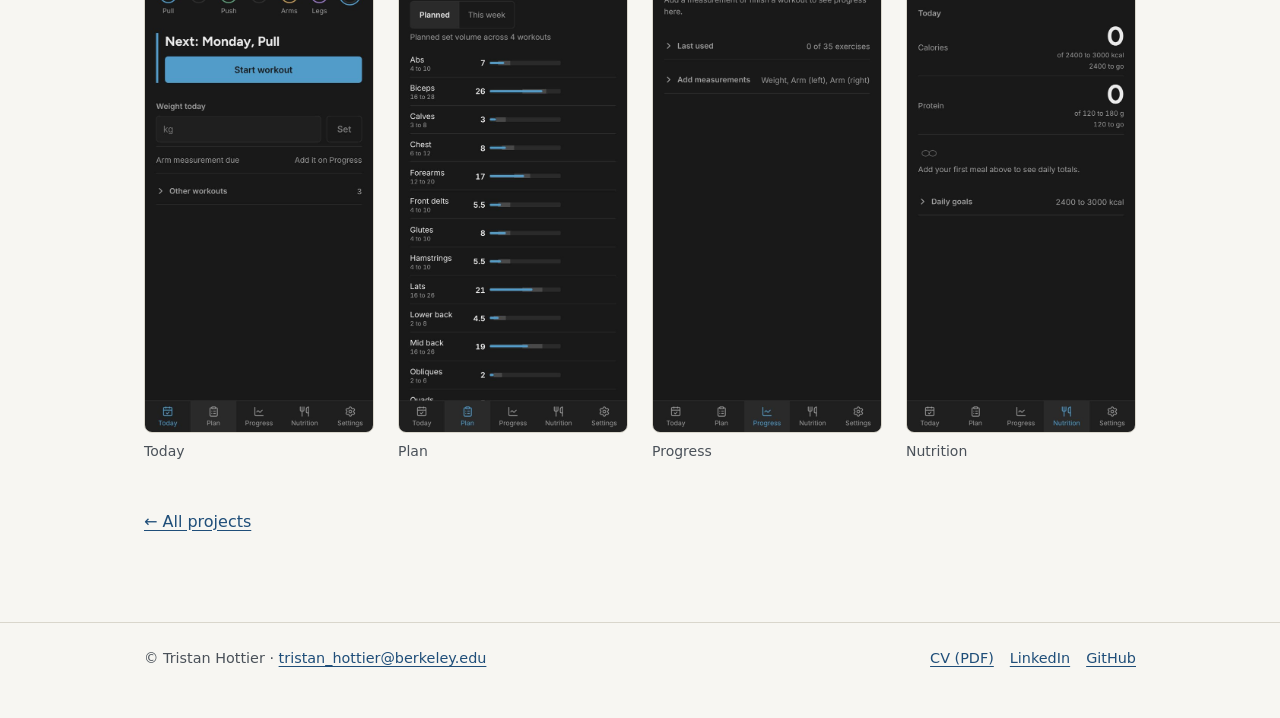
<file: projects/loop-fitness.html>
<!DOCTYPE html>
<html lang="en">
<head>
<meta charset="utf-8">
<meta name="viewport" content="width=device-width,initial-scale=1">
<title>Loop Fitness | Tristan Hottier</title>
<meta name="description" content="Loop Fitness is an installable workout-tracking web app (PWA) I built for my own resistance-band training plan, and I use it myself. It has a rest timer, progress tracking and a muscle-volume map.">
<link rel="canonical" href="https://tristanhottier.github.io/projects/loop-fitness.html">
<meta property="og:type" content="article">
<meta property="og:title" content="Loop Fitness">
<meta property="og:description" content="Loop Fitness is an installable workout-tracking web app (PWA) I built for my own resistance-band training plan, and I use it myself. It has a rest timer, progress tracking and a muscle-volume map.">
<meta property="og:url" content="https://tristanhottier.github.io/projects/loop-fitness.html">
<meta name="color-scheme" content="light dark">
<link rel="icon" href="data:image/svg+xml,%3Csvg xmlns='http://www.w3.org/2000/svg' viewBox='0 0 32 32'%3E%3Crect width='32' height='32' rx='6' fill='%231f4e79'/%3E%3Ctext x='16' y='22' font-family='sans-serif' font-size='16' font-weight='700' text-anchor='middle' fill='white'%3ETH%3C/text%3E%3C/svg%3E">
<link rel="stylesheet" href="../style.css">
</head>
<body class="detail">
<a class="skip" href="#main">Skip to content</a>
<header class="bar">
  <div class="wrap"><a class="home" href="../index.html">Tristan Hottier</a><a href="../index.html#projects">← All projects</a></div>
</header>
<main class="wrap" id="main">
  <h1>Loop Fitness</h1>
  <p class="role">Personal project · 2026</p>
  <p class="lead">Loop Fitness is an installable workout tracker I built for my own resistance-band training plan. I use it on my Android phone, the app is live, and the code is public.</p>
  <p class="actions"><a class="btn primary" href="https://loop-fitness.pages.dev/">Live app</a><a class="btn" href="https://github.com/TristanHottier/loop-fitness">Code</a></p>
  <section class="glance-wrap">
    <h2>At a glance</h2>
    <dl class="glance">
      <dt>Role</dt><dd>Designer and developer</dd>
      <dt>Team</dt><dd>Solo; I am the only user</dd>
      <dt>Dates</dt><dd>2026</dd>
      <dt>Tools</dt><dd>React, TypeScript, Vite, Cloudflare Pages, Workers and D1; OpenCode (agentic AI coding)</dd>
      <dt>Outcome</dt><dd>Live installable app that I use for my own training</dd>
    </dl>
  </section>
  <section>
    <h2>The problem</h2>
    <p>Gym trackers count in kilograms, but resistance bands come in discrete levels, and the resistance rises as they stretch. So Loop Fitness uses the band as the unit. It builds a resistance ladder from the bands I own and bases progression on that ladder. It tells me when to move up a band.</p>
  </section>
  <section>
    <h2>Main features</h2>
    <h3>Training</h3>
    <ul class="list">
      <li>A 4-day program with weekly volume targets for each muscle.</li>
      <li>Fast logging: one line per set for reps and band, with reps in reserve in one tap.</li>
      <li>A rest timer that keeps running with the screen locked.</li>
      <li>The last session’s sets shown on every exercise.</li>
    </ul>
    <h3>Progression</h3>
    <ul class="list">
      <li>A band inventory that builds the ladder, including stacked bands.</li>
      <li>Per-exercise rules for when to move up or down a band.</li>
      <li>Plateau detection that suggests a deload week.</li>
    </ul>
    <h3>Tracking</h3>
    <ul class="list">
      <li>Weekly sets per muscle against its target, with a muscle-volume map ported from the open-source MuscleMap project (MIT).</li>
      <li>Body weight and arm measurements, plus daily calories and protein, with charts.</li>
    </ul>
    <h3>Data</h3>
    <ul class="list">
      <li>Works offline. Sync across devices is optional, through a Cloudflare Worker and D1.</li>
      <li>JSON backup and restore, CSV export and daily weigh-in push reminders.</li>
    </ul>
  </section>
  <section>
    <h2>How I built it</h2>
    <p>I built it milestone by milestone with AI coding agents (OpenCode) and recorded each milestone in the repository. Unit tests cover the progression engine and the band ladder.</p>
  </section>
  <section class="prose" aria-labelledby="gal">
    <h2 id="gal">Gallery</h2>
    <p>Screenshots of the empty demo state, with no personal data.</p>
  </section>
  <div class="gallery phones">
      <figure>
        <a href="../assets/loop-fitness/today.jpg"><img src="../assets/loop-fitness/today.jpg" alt="Today screen showing the weekly schedule, the next workout and a Start workout button" width="600" height="1333" loading="lazy" decoding="async"></a>
        <figcaption>Today</figcaption>
      </figure>
      <figure>
        <a href="../assets/loop-fitness/plan.jpg"><img src="../assets/loop-fitness/plan.jpg" alt="Plan screen of the app, empty demo state" width="600" height="1333" loading="lazy" decoding="async"></a>
        <figcaption>Plan</figcaption>
      </figure>
      <figure>
        <a href="../assets/loop-fitness/progress.jpg"><img src="../assets/loop-fitness/progress.jpg" alt="Progress screen with weight and arm measurement entries, empty demo state" width="600" height="1333" loading="lazy" decoding="async"></a>
        <figcaption>Progress</figcaption>
      </figure>
      <figure>
        <a href="../assets/loop-fitness/nutrition.jpg"><img src="../assets/loop-fitness/nutrition.jpg" alt="Nutrition screen of the app, empty demo state" width="600" height="1333" loading="lazy" decoding="async"></a>
        <figcaption>Nutrition</figcaption>
      </figure>
  </div>
  <p class="back"><a href="../index.html#projects">← All projects</a></p>
</main>
<footer>
  <div class="wrap">
    <span>© Tristan Hottier · <a href="mailto:tristan_hottier@berkeley.edu">tristan_hottier@berkeley.edu</a></span>
    <ul>
      <li><a href="../Tristan_Hottier_Resume.pdf">CV (PDF)</a></li>
      <li><a href="https://www.linkedin.com/in/tristan-hottier">LinkedIn</a></li>
      <li><a href="https://github.com/TristanHottier">GitHub</a></li>
    </ul>
  </div>
</footer>
</body>
</html>
</file>
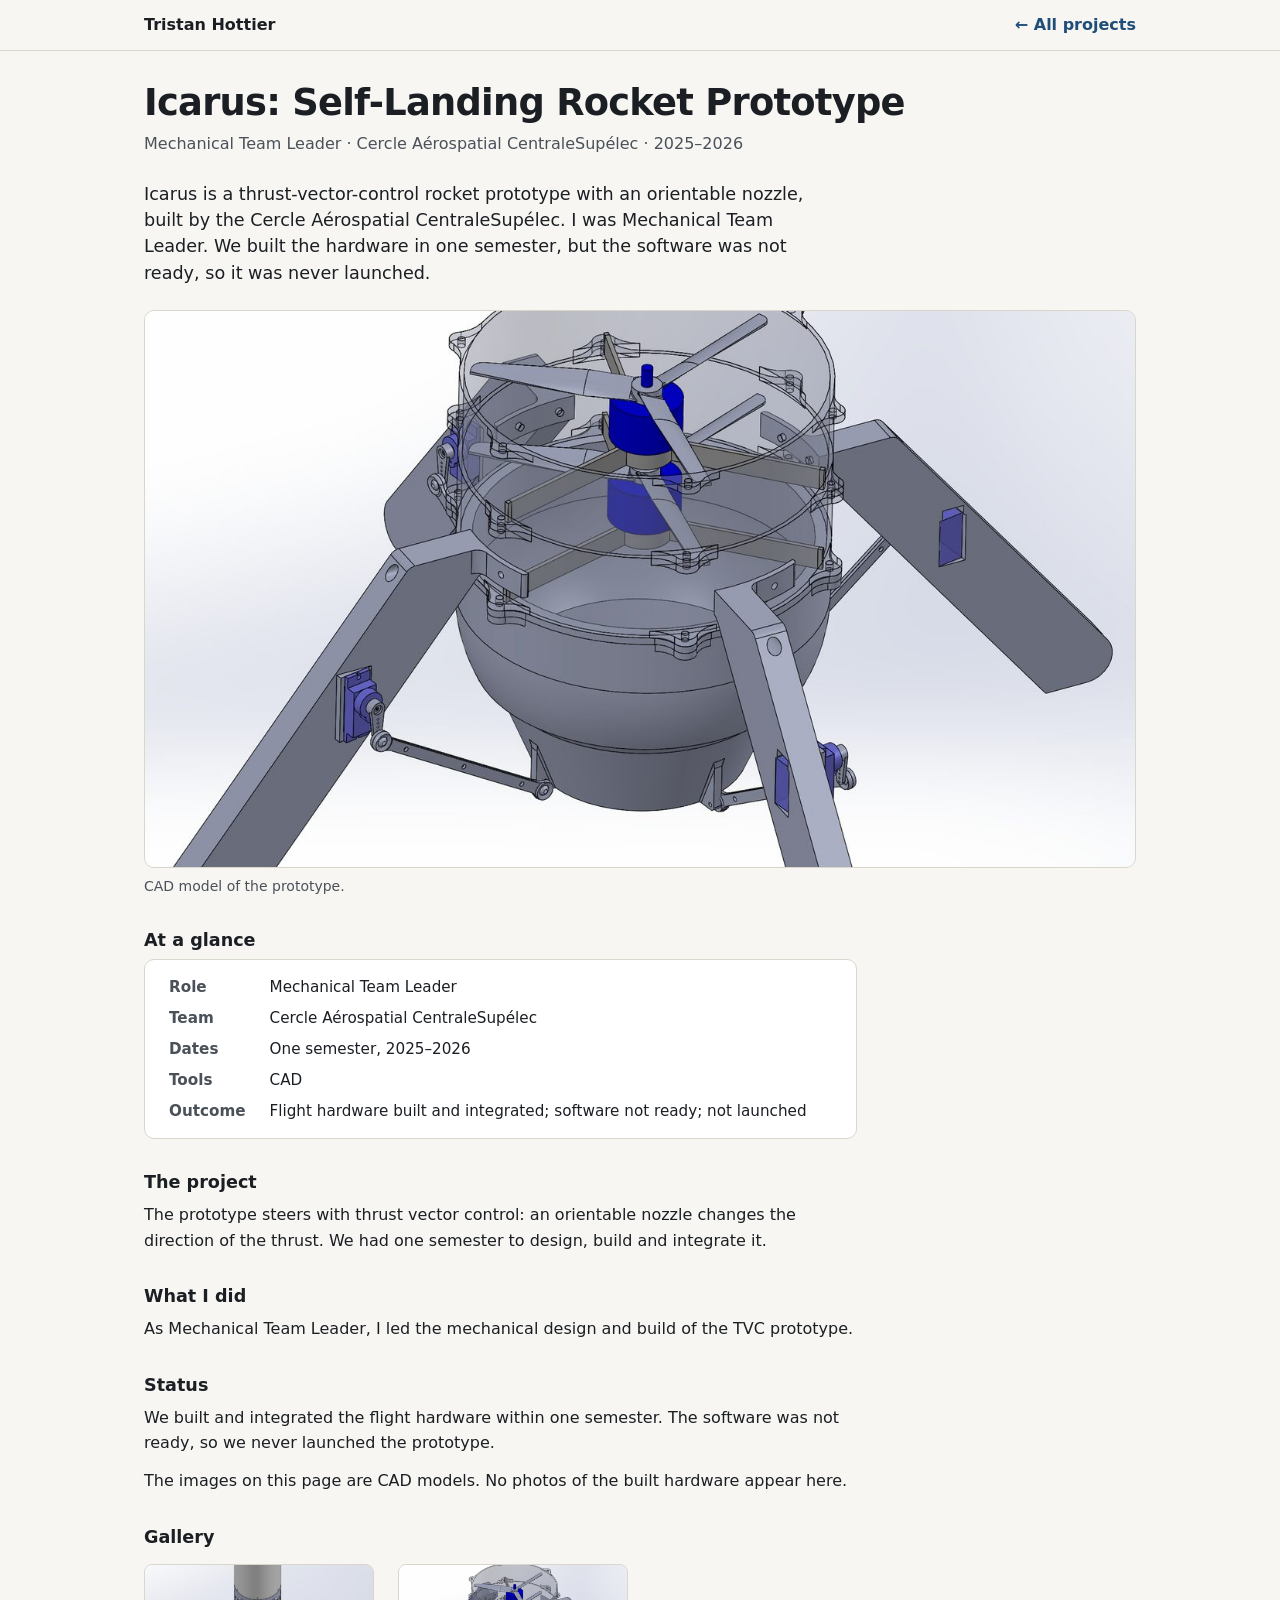
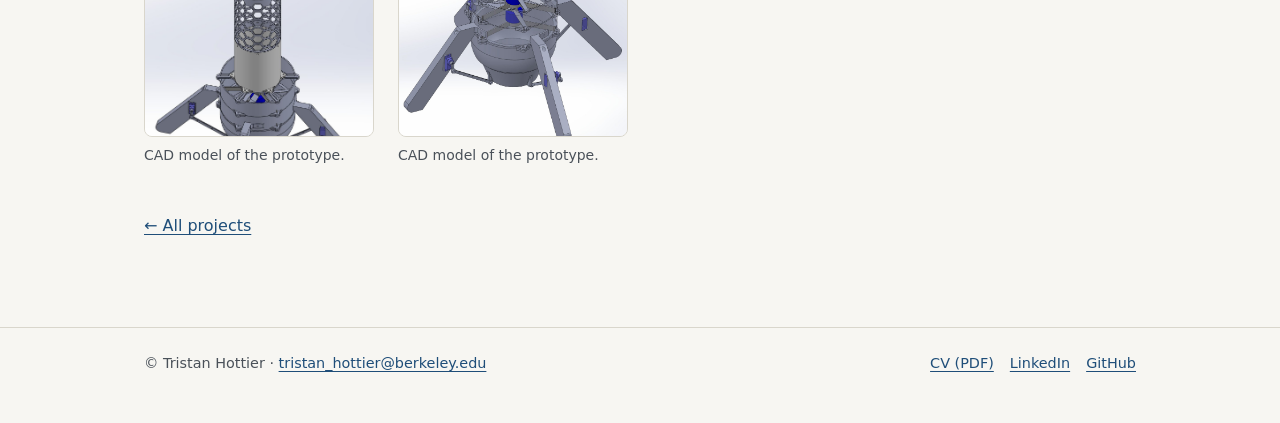
<file: projects/self-landing-rocket.html>
<!DOCTYPE html>
<html lang="en">
<head>
<meta charset="utf-8">
<meta name="viewport" content="width=device-width,initial-scale=1">
<title>Icarus: Self-Landing Rocket Prototype | Tristan Hottier</title>
<meta name="description" content="I led the mechanical design and build of a TVC rocket prototype with an orientable nozzle. We built and integrated the flight hardware within one semester, but never launched it.">
<link rel="canonical" href="https://tristanhottier.github.io/projects/self-landing-rocket.html">
<meta property="og:type" content="article">
<meta property="og:title" content="Icarus: Self-Landing Rocket Prototype">
<meta property="og:description" content="I led the mechanical design and build of a TVC rocket prototype with an orientable nozzle. We built and integrated the flight hardware within one semester, but never launched it.">
<meta property="og:url" content="https://tristanhottier.github.io/projects/self-landing-rocket.html">
<meta property="og:image" content="https://tristanhottier.github.io/assets/self-landing-rocket/cover.jpg">
<meta property="og:image:width" content="1280">
<meta property="og:image:height" content="720">
<meta name="twitter:card" content="summary_large_image">
<meta name="color-scheme" content="light dark">
<link rel="icon" href="data:image/svg+xml,%3Csvg xmlns='http://www.w3.org/2000/svg' viewBox='0 0 32 32'%3E%3Crect width='32' height='32' rx='6' fill='%231f4e79'/%3E%3Ctext x='16' y='22' font-family='sans-serif' font-size='16' font-weight='700' text-anchor='middle' fill='white'%3ETH%3C/text%3E%3C/svg%3E">
<link rel="stylesheet" href="../style.css">
</head>
<body class="detail">
<a class="skip" href="#main">Skip to content</a>
<header class="bar">
  <div class="wrap"><a class="home" href="../index.html">Tristan Hottier</a><a href="../index.html#projects">← All projects</a></div>
</header>
<main class="wrap" id="main">
  <h1>Icarus: Self-Landing Rocket Prototype</h1>
  <p class="role">Mechanical Team Leader · Cercle Aérospatial CentraleSupélec · 2025–2026</p>
  <p class="lead">Icarus is a thrust-vector-control rocket prototype with an orientable nozzle, built by the Cercle Aérospatial CentraleSupélec. I was Mechanical Team Leader. We built the hardware in one semester, but the software was not ready, so it was never launched.</p>
  <figure class="hero">
    <div class="media"><img src="../assets/self-landing-rocket/cover.jpg" alt="Cutaway CAD view of the base of the rocket prototype" width="1280" height="720" fetchpriority="high" decoding="async"></div>
    <figcaption>CAD model of the prototype.</figcaption>
  </figure>
  <section class="glance-wrap">
    <h2>At a glance</h2>
    <dl class="glance">
      <dt>Role</dt><dd>Mechanical Team Leader</dd>
      <dt>Team</dt><dd>Cercle Aérospatial CentraleSupélec</dd>
      <dt>Dates</dt><dd>One semester, 2025–2026</dd>
      <dt>Tools</dt><dd>CAD</dd>
      <dt>Outcome</dt><dd>Flight hardware built and integrated; software not ready; not launched</dd>
    </dl>
  </section>
  <section>
    <h2>The project</h2>
    <p>The prototype steers with thrust vector control: an orientable nozzle changes the direction of the thrust. We had one semester to design, build and integrate it.</p>
  </section>
  <section>
    <h2>What I did</h2>
    <p>As Mechanical Team Leader, I led the mechanical design and build of the TVC prototype.</p>
  </section>
  <section>
    <h2>Status</h2>
    <p>We built and integrated the flight hardware within one semester. The software was not ready, so we never launched the prototype.</p>
    <p>The images on this page are CAD models. No photos of the built hardware appear here.</p>
  </section>
  <section class="prose" aria-labelledby="gal">
    <h2 id="gal">Gallery</h2>
  </section>
  <div class="gallery">
      <figure>
        <a href="../assets/self-landing-rocket/cad-full-vehicle.jpg"><img src="../assets/self-landing-rocket/cad-full-vehicle.jpg" alt="CAD render of a slender rocket prototype with a nose cone and four legs" width="1031" height="1600" loading="lazy" decoding="async"></a>
        <figcaption>CAD model of the prototype.</figcaption>
      </figure>
      <figure>
        <a href="../assets/self-landing-rocket/cad-base-cutaway.jpg"><img src="../assets/self-landing-rocket/cad-base-cutaway.jpg" alt="Cutaway CAD view of the base section of the rocket prototype" width="1600" height="1306" loading="lazy" decoding="async"></a>
        <figcaption>CAD model of the prototype.</figcaption>
      </figure>
  </div>
  <p class="back"><a href="../index.html#projects">← All projects</a></p>
</main>
<footer>
  <div class="wrap">
    <span>© Tristan Hottier · <a href="mailto:tristan_hottier@berkeley.edu">tristan_hottier@berkeley.edu</a></span>
    <ul>
      <li><a href="../Tristan_Hottier_Resume.pdf">CV (PDF)</a></li>
      <li><a href="https://www.linkedin.com/in/tristan-hottier">LinkedIn</a></li>
      <li><a href="https://github.com/TristanHottier">GitHub</a></li>
    </ul>
  </div>
</footer>
</body>
</html>
</file>
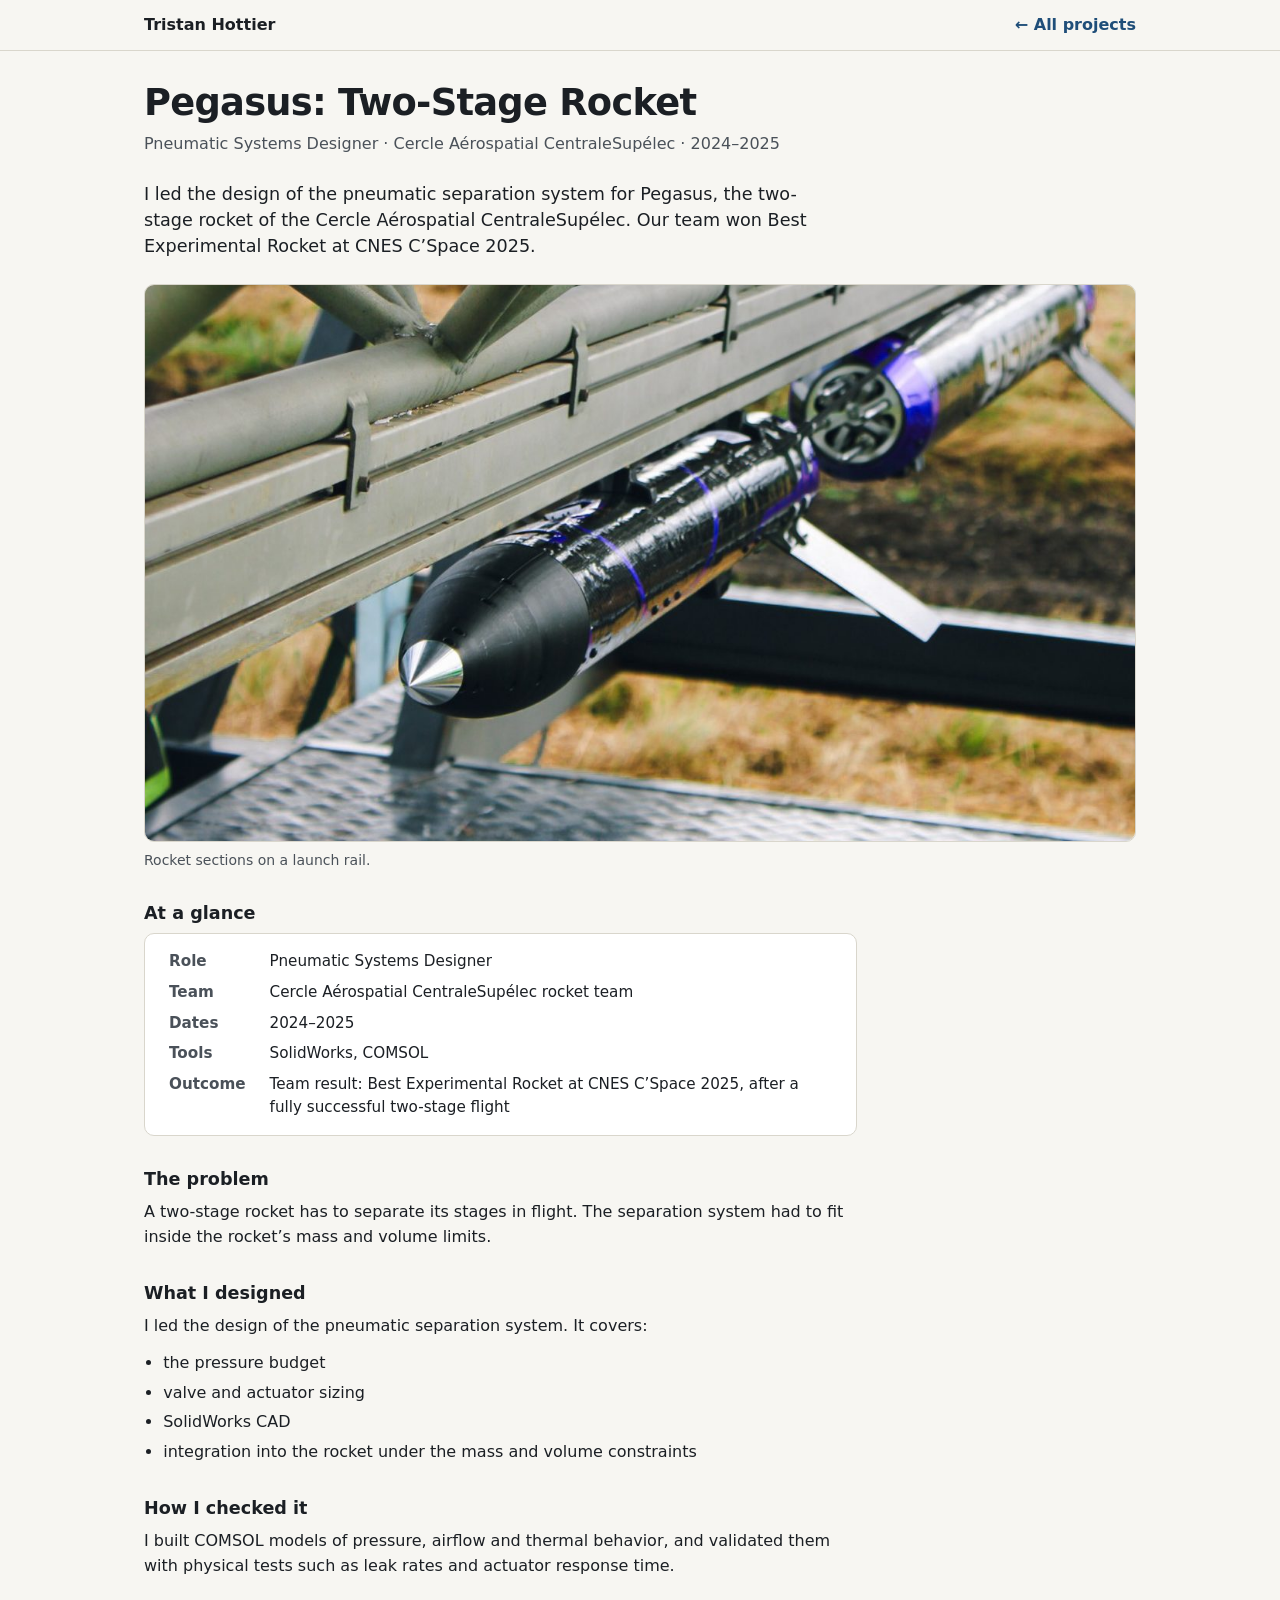
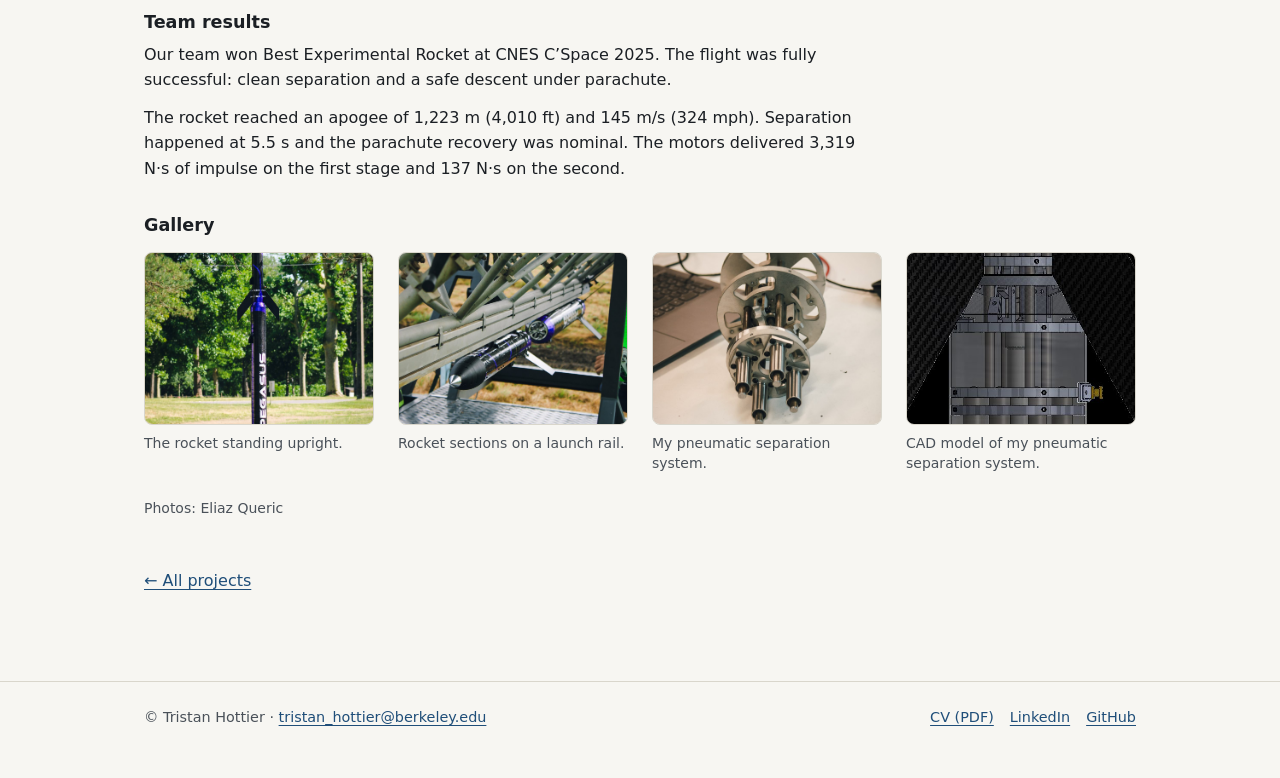
<file: projects/two-stage-rocket.html>
<!DOCTYPE html>
<html lang="en">
<head>
<meta charset="utf-8">
<meta name="viewport" content="width=device-width,initial-scale=1">
<title>Pegasus: Two-Stage Rocket | Tristan Hottier</title>
<meta name="description" content="I designed the pneumatic separation system for a two-stage rocket: pressure budget, valve and actuator sizing, SolidWorks CAD, and COMSOL models validated by physical tests. Our team won Best Experimental Rocket at CNES C’Space 2025.">
<link rel="canonical" href="https://tristanhottier.github.io/projects/two-stage-rocket.html">
<meta property="og:type" content="article">
<meta property="og:title" content="Pegasus: Two-Stage Rocket">
<meta property="og:description" content="I designed the pneumatic separation system for a two-stage rocket: pressure budget, valve and actuator sizing, SolidWorks CAD, and COMSOL models validated by physical tests. Our team won Best Experimental Rocket at CNES C’Space 2025.">
<meta property="og:url" content="https://tristanhottier.github.io/projects/two-stage-rocket.html">
<meta property="og:image" content="https://tristanhottier.github.io/assets/two-stage-rocket/cover.jpg">
<meta property="og:image:width" content="1280">
<meta property="og:image:height" content="720">
<meta name="twitter:card" content="summary_large_image">
<meta name="color-scheme" content="light dark">
<link rel="icon" href="data:image/svg+xml,%3Csvg xmlns='http://www.w3.org/2000/svg' viewBox='0 0 32 32'%3E%3Crect width='32' height='32' rx='6' fill='%231f4e79'/%3E%3Ctext x='16' y='22' font-family='sans-serif' font-size='16' font-weight='700' text-anchor='middle' fill='white'%3ETH%3C/text%3E%3C/svg%3E">
<link rel="stylesheet" href="../style.css">
</head>
<body class="detail">
<a class="skip" href="#main">Skip to content</a>
<header class="bar">
  <div class="wrap"><a class="home" href="../index.html">Tristan Hottier</a><a href="../index.html#projects">← All projects</a></div>
</header>
<main class="wrap" id="main">
  <h1>Pegasus: Two-Stage Rocket</h1>
  <p class="role">Pneumatic Systems Designer · Cercle Aérospatial CentraleSupélec · 2024–2025</p>
  <p class="lead">I led the design of the pneumatic separation system for Pegasus, the two-stage rocket of the Cercle Aérospatial CentraleSupélec. Our team won Best Experimental Rocket at CNES C’Space 2025.</p>
  <figure class="hero">
    <div class="media"><img src="../assets/two-stage-rocket/cover.jpg" alt="Two black and purple rocket body sections lying along a metal launch rail, seen from below" width="1280" height="720" fetchpriority="high" decoding="async"></div>
    <figcaption>Rocket sections on a launch rail.</figcaption>
  </figure>
  <section class="glance-wrap">
    <h2>At a glance</h2>
    <dl class="glance">
      <dt>Role</dt><dd>Pneumatic Systems Designer</dd>
      <dt>Team</dt><dd>Cercle Aérospatial CentraleSupélec rocket team</dd>
      <dt>Dates</dt><dd>2024–2025</dd>
      <dt>Tools</dt><dd>SolidWorks, COMSOL</dd>
      <dt>Outcome</dt><dd>Team result: Best Experimental Rocket at CNES C’Space 2025, after a fully successful two-stage flight</dd>
    </dl>
  </section>
  <section>
    <h2>The problem</h2>
    <p>A two-stage rocket has to separate its stages in flight. The separation system had to fit inside the rocket’s mass and volume limits.</p>
  </section>
  <section>
    <h2>What I designed</h2>
    <p>I led the design of the pneumatic separation system. It covers:</p>
    <ul class="list">
      <li>the pressure budget</li>
      <li>valve and actuator sizing</li>
      <li>SolidWorks CAD</li>
      <li>integration into the rocket under the mass and volume constraints</li>
    </ul>
  </section>
  <section>
    <h2>How I checked it</h2>
    <p>I built COMSOL models of pressure, airflow and thermal behavior, and validated them with physical tests such as leak rates and actuator response time.</p>
  </section>
  <section>
    <h2>Team results</h2>
    <p>Our team won Best Experimental Rocket at CNES C’Space 2025. The flight was fully successful: clean separation and a safe descent under parachute.</p>
    <p>The rocket reached an apogee of 1,223 m (4,010 ft) and 145 m/s (324 mph). Separation happened at 5.5 s and the parachute recovery was nominal. The motors delivered 3,319 N·s of impulse on the first stage and 137 N·s on the second.</p>
  </section>
  <section class="prose" aria-labelledby="gal">
    <h2 id="gal">Gallery</h2>
  </section>
  <div class="gallery">
      <figure>
        <a href="../assets/two-stage-rocket/rocket-standing.jpg"><img src="../assets/two-stage-rocket/rocket-standing.jpg" alt="Tall black and purple rocket with PEGASUS lettering standing vertically on grass among trees" width="1067" height="1600" loading="lazy" decoding="async"></a>
        <figcaption>The rocket standing upright.</figcaption>
      </figure>
      <figure>
        <a href="../assets/two-stage-rocket/launch-rail.jpg"><img src="../assets/two-stage-rocket/launch-rail.jpg" alt="Two black and purple rocket body sections lying along a metal launch rail, seen from below" width="1067" height="1600" loading="lazy" decoding="async"></a>
        <figcaption>Rocket sections on a launch rail.</figcaption>
      </figure>
      <figure>
        <a href="../assets/two-stage-rocket/separation-mechanism.jpg"><img src="../assets/two-stage-rocket/separation-mechanism.jpg" alt="Aluminium discs joined by steel rods with four cylinders protruding, on a white table" width="1067" height="1600" loading="lazy" decoding="async"></a>
        <figcaption>My pneumatic separation system.</figcaption>
      </figure>
      <figure>
        <a href="../assets/two-stage-rocket/cad-render.jpg"><img src="../assets/two-stage-rocket/cad-render.jpg" alt="CAD model of the pneumatic separation system inside the rocket body, with fins, cylinders and brackets" width="445" height="837" loading="lazy" decoding="async"></a>
        <figcaption>CAD model of my pneumatic separation system.</figcaption>
      </figure>
  </div>
  <p class="credit">Photos: Eliaz Queric</p>
  <p class="back"><a href="../index.html#projects">← All projects</a></p>
</main>
<footer>
  <div class="wrap">
    <span>© Tristan Hottier · <a href="mailto:tristan_hottier@berkeley.edu">tristan_hottier@berkeley.edu</a></span>
    <ul>
      <li><a href="../Tristan_Hottier_Resume.pdf">CV (PDF)</a></li>
      <li><a href="https://www.linkedin.com/in/tristan-hottier">LinkedIn</a></li>
      <li><a href="https://github.com/TristanHottier">GitHub</a></li>
    </ul>
  </div>
</footer>
</body>
</html>
</file>
<file: style.css>
:root{
  --bg:#f7f6f2;--card:#fff;--ink:#1b1f24;--muted:#4a5159;--line:#d9d6cc;--accent:#1f4e79;--tint:#e8eef4;
  --shadow:0 8px 24px rgba(20,30,40,.12);
  --s1:4px;--s2:8px;--s3:12px;--s4:16px;--s5:24px;--s6:32px;--s7:48px;--s8:64px;
  --radius:10px;--radius-sm:8px;
  --font:system-ui,-apple-system,"Segoe UI",Roboto,"Helvetica Neue",Arial,sans-serif;
  color-scheme:light dark
}
@media (prefers-color-scheme:dark){:root{--bg:#12161b;--card:#1a2027;--ink:#e7e9ec;--muted:#a9b0b8;--line:#2d3640;--accent:#8fb8e8;--tint:#222c37;--shadow:0 8px 24px rgba(0,0,0,.45)}}
*{box-sizing:border-box}
html{-webkit-text-size-adjust:100%;scroll-behavior:smooth}
body{margin:0;background:var(--bg);color:var(--ink);font:16px/1.6 var(--font);display:flex;flex-direction:column;min-height:100vh}
body>main{flex:1 0 auto}
img{max-width:100%;height:auto}
a{color:var(--accent);text-underline-offset:3px}
a:focus-visible{outline:3px solid var(--accent);outline-offset:2px;border-radius:4px}
::selection{background:var(--accent);color:var(--bg)}
.wrap{max-width:1040px;margin:0 auto;padding:0 var(--s5)}
@media (max-width:480px){.wrap{padding:0 var(--s4)}}
.skip{position:absolute;left:-999px;top:0;background:var(--card);padding:var(--s2) var(--s3)}
.skip:focus{left:var(--s2);top:var(--s2);z-index:9}
.nw{white-space:nowrap}

/* Typography */
h1{font-size:clamp(2rem,6vw,2.75rem);line-height:1.1;margin:0 0 var(--s2);letter-spacing:-.02em;text-wrap:balance}
h2{font-size:1.25rem;line-height:1.3;margin:var(--s7) 0 var(--s4)}
h3{line-height:1.3}

/* Landing header */
.intro{padding:var(--s8) 0 var(--s6);border-bottom:1px solid var(--line)}
.title{font-size:1.15rem;margin:0 0 var(--s1)}
.meta{color:var(--muted);margin:0}
.avail{display:inline-block;margin:var(--s4) 0 0;padding:3px var(--s3);border:1px solid var(--accent);border-radius:999px;color:var(--accent);font-weight:600;font-size:.9rem}
.edu{margin:var(--s5) 0 0;max-width:68ch;color:var(--muted)}
.links{display:flex;flex-wrap:wrap;gap:var(--s3);margin:var(--s5) 0 0;padding:0;list-style:none}
.btn{display:inline-block;padding:9px var(--s4);border:1px solid var(--accent);border-radius:6px;text-decoration:none;font-weight:600;color:var(--accent);transition:background-color .15s,color .15s}
.btn.primary{background:var(--accent);color:var(--bg)}
.btn:hover{text-decoration:underline}
.btn:not(.primary):hover{background:var(--tint)}

/* Project cards */
.grid{display:grid;gap:var(--s5);grid-template-columns:1fr;padding:0;margin:0;list-style:none}
@media (min-width:820px){.grid{grid-template-columns:1fr 1fr}}
.card{background:var(--card);border:1px solid var(--line);border-radius:var(--radius);overflow:hidden;display:flex;flex-direction:column;transition:transform .15s,box-shadow .15s,border-color .15s}
.card:hover,.card:focus-within{transform:translateY(-2px);box-shadow:var(--shadow);border-color:var(--accent)}
.card-link{display:flex;flex-direction:column;flex:1;color:inherit;text-decoration:none}
.card-link:focus-visible{outline-offset:-3px;border-radius:var(--radius)}
.card .media{border-bottom:1px solid var(--line)}
.card .media img{transition:transform .3s}
.card:hover .media img{transform:scale(1.03)}
.body{padding:var(--s4) var(--s5) var(--s5);flex:1}
.card h3{margin:0 0 var(--s1);font-size:1.1rem;text-wrap:balance}
.card:hover h3{color:var(--accent)}
.date{margin:0;color:var(--muted);font-size:.9rem}

/* Side projects */
.side{display:flex;gap:var(--s5);align-items:flex-start;padding:var(--s5);background:var(--card);border:1px solid var(--line);border-radius:var(--radius)}
.side>div{max-width:62ch}
.side img{display:block;width:72px;height:auto;flex:none;border:1px solid var(--line);border-radius:var(--radius-sm)}
.side h3{margin:0;font-size:1.1rem}
.side .date{margin:0 0 var(--s2)}
.side p{margin:0 0 var(--s2)}
.side .side-links{display:flex;flex-wrap:wrap;gap:var(--s1) var(--s4);margin:var(--s3) 0 0;padding:0;list-style:none;font-weight:600}
@media (max-width:480px){.side{gap:var(--s4);padding:var(--s4)}.side img{width:56px}}

/* Media box (16:9) */
.media{margin:0;aspect-ratio:16/9;background:var(--tint);display:flex;align-items:center;justify-content:center;color:var(--accent);overflow:hidden}
.media img{width:100%;height:100%;object-fit:cover;display:block}
.media svg{width:84px;height:84px;fill:none;stroke:currentColor;stroke-width:2;stroke-linecap:round;stroke-linejoin:round}

/* Project pages */
.bar{border-bottom:1px solid var(--line);padding:var(--s3) 0}
.bar .wrap{display:flex;justify-content:space-between;align-items:baseline;gap:var(--s4);flex-wrap:wrap}
.bar a{font-weight:600;text-decoration:none}
.bar a:hover{text-decoration:underline}
.bar .home{color:var(--ink)}
.detail main{padding-bottom:var(--s5)}
.detail h1{font-size:clamp(1.6rem,5vw,2.3rem);margin:var(--s6) 0 var(--s2)}
.role{margin:0 0 var(--s5);color:var(--muted)}
.hero{margin:0 0 var(--s6)}
.hero .media{border:1px solid var(--line);border-radius:var(--radius)}
.detail .hero .media svg{width:120px;height:120px}
figcaption{color:var(--muted);font-size:.875rem;line-height:1.45;margin-top:var(--s2)}
.detail section,.prose{max-width:70ch}
.detail h2{font-size:1.1rem;margin:var(--s6) 0 var(--s2)}
.detail section p{margin:0 0 var(--s3)}
.detail ul.list{margin:0 0 var(--s3);padding-left:1.2em}
.detail ul.list li{margin:0 0 var(--s1)}
.actions{display:flex;flex-wrap:wrap;gap:var(--s3);margin:var(--s4) 0 0}
.detail .actions{margin:0 0 var(--s2)}
.note{color:var(--muted);font-size:.95rem}
.credit{color:var(--muted);font-size:.875rem;margin:var(--s5) 0 0}
.back{margin:var(--s7) 0 0}

/* Gallery */
.gallery{display:grid;gap:var(--s5);grid-template-columns:repeat(auto-fill,minmax(min(100%,230px),1fr));align-items:start;margin:var(--s4) 0 0;padding:0}
.gallery figure{margin:0}
.gallery img{display:block;width:100%;height:auto;aspect-ratio:4/3;object-fit:cover;border:1px solid var(--line);border-radius:var(--radius-sm);background:var(--tint)}
.gallery a{display:block;border-radius:var(--radius-sm)}
.gallery a:hover img{border-color:var(--accent)}
.gallery .wide img{background:#fff;aspect-ratio:8/3;object-fit:contain}
.gallery.phones img{aspect-ratio:auto;object-fit:initial}
@media (min-width:560px){.gallery .wide{grid-column:span 2}}
.gallery.phones{grid-template-columns:repeat(2,1fr)}
@media (min-width:700px){.gallery.phones{grid-template-columns:repeat(4,1fr)}}
.gallery.phones img{background:#1b1b1b}

/* Footer */
footer{margin:var(--s8) 0 0;padding:var(--s5) 0 var(--s7);border-top:1px solid var(--line);color:var(--muted);font-size:.9rem}
footer .wrap{display:flex;flex-wrap:wrap;gap:var(--s2) var(--s5);justify-content:space-between}
footer ul{display:flex;flex-wrap:wrap;gap:var(--s2) var(--s4);list-style:none;margin:0;padding:0}

/* 404 */
.lost{padding-top:var(--s8)}

@media (prefers-reduced-motion:reduce){.card,.card .media img{transition:none}.card:hover,.card:focus-within{transform:none}.card:hover .media img{transform:none}html{scroll-behavior:auto}}
@media print{.skip,.bar{display:none}}

/* Project page summary and fact list */
.lead{font-size:1.1rem;line-height:1.5;max-width:62ch;margin:0 0 var(--s5)}
.glance{display:grid;grid-template-columns:max-content 1fr;gap:var(--s2) var(--s5);margin:0 0 var(--s5);padding:var(--s4) var(--s5);background:var(--card);border:1px solid var(--line);border-radius:var(--radius);font-size:.95rem;line-height:1.5}
.glance dt{color:var(--muted);font-weight:600}
.glance dd{margin:0}
.detail section.glance-wrap{margin:0 0 var(--s5)}
.detail section.glance-wrap h2{margin-top:0}
@media (max-width:520px){.glance{grid-template-columns:1fr;gap:0;padding:var(--s3) var(--s4)}.glance dt{margin-top:var(--s2);font-size:.85rem}.glance dt:first-child{margin-top:0}}
.detail h3{font-size:1rem;margin:var(--s4) 0 var(--s1)}
.eq{margin:0 0 var(--s3);padding:var(--s2) var(--s4);background:var(--tint);border-radius:var(--radius-sm);font-family:ui-monospace,SFMono-Regular,Menlo,Consolas,monospace;font-size:.95rem;overflow-x:auto}
.detail .actions+section.glance-wrap{margin-top:var(--s5)}
</file>
